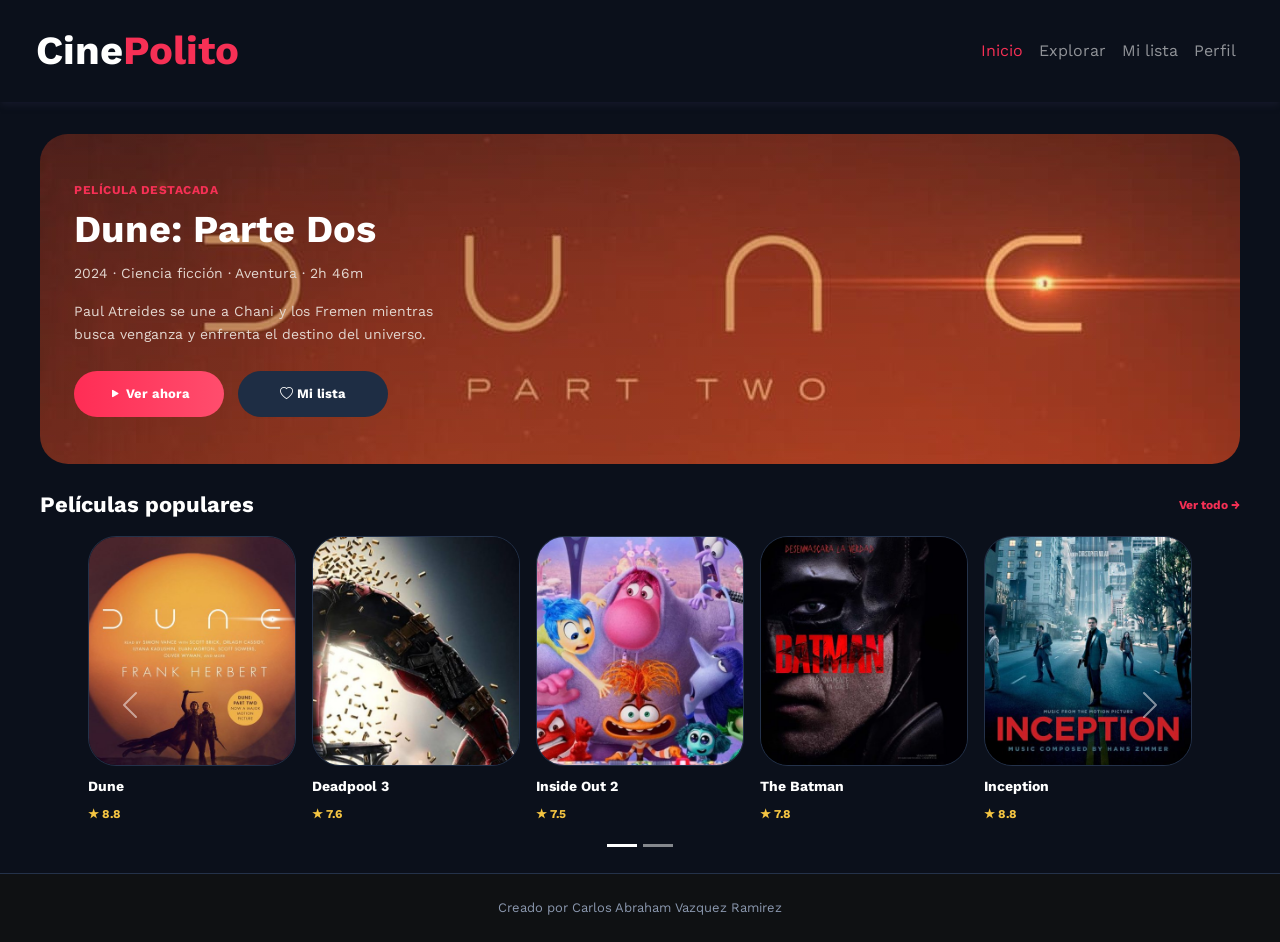
<file: index.html>
<!DOCTYPE html>
<html lang="es">
<head>
    <meta charset="UTF-8">
    <meta name="viewport" content="width=device-width, initial-scale=1.0">
    <title>CinePolito-Inicio</title>
    <link rel="preconnect" href="https://fonts.googleapis.com">
    <link rel="preconnect" href="https://fonts.gstatic.com" crossorigin>
    <link href="https://fonts.googleapis.com/css2?family=Work+Sans:wght@400;500;600;700;800&display=swap" rel="stylesheet">
    <link href="https://cdn.jsdelivr.net/npm/bootstrap@5.3.8/dist/css/bootstrap.min.css" rel="stylesheet" integrity="sha384-sRIl4kxILFvY47J16cr9ZwB07vP4J8+LH7qKQnuqkuIAvNWLzeN8tE5YBujZqJLB" crossorigin="anonymous">
    <link rel="stylesheet" href="https://cdn.jsdelivr.net/npm/bootstrap-icons@1.11.1/font/bootstrap-icons.css">
    <link rel="stylesheet" href="./css/estilo.css">
</head>
<body>
<nav class="navbar navbar-expand-lg navbar-dark px-4 py-3 sticky-top" data-bs-theme="dark" style="background-color: var(--color-fondo);">
  <div class="container-fluid">
    <a class="navbar-brand fw-bold fs-1" href="index.html">Cine<span class="polito fw-bold fs-1">Polito</span></a>
    <button class="navbar-toggler" type="button" data-bs-toggle="collapse" data-bs-target="#navbarNavAltMarkup" aria-controls="navbarNavAltMarkup" aria-expanded="false" aria-label="Toggle navigation">
      <span class="navbar-toggler-icon"></span>
    </button>
    <div class="collapse navbar-collapse" id="navbarNavAltMarkup">
      <div class="navbar-nav ms-auto">
        <a class="nav-link active" aria-current="page" href="index.html">Inicio</a>
        <a class="nav-link" href="indexUR1.html">Explorar</a>
        <a class="nav-link" href="favoritos.html">Mi lista</a>
        <a class="nav-link" href="06_perfil.html">Perfil</a>
      </div>
    </div>
  </div>
</nav>

    <main class="contenedor">
      <section class="hero">
        <span class="etiqueta">Película destacada</span>

        <h1>Dune: Parte Dos</h1>

        <p class="datos">2024 · Ciencia ficción · Aventura · 2h 46m</p>

        <p class="sinopsis">
          Paul Atreides se une a Chani y los Fremen mientras busca venganza y
          enfrenta el destino del universo.
        </p>

        <div class="botones">
          <a href="resenas.html" class="btn btn-rojo">
            <i class="bi bi-play-fill"></i> Ver ahora
          </a>
          <a href="favoritos.html" class="btn btn-oscuro">
            <i class="bi bi-heart"></i> Mi lista
          </a>
        </div>
      </section>

      <div class="encabezado-seccion">
        <h2>Películas populares</h2>
        <a href="indexUR1.html" class="ver-todo">Ver todo →</a>
      </div>

      <!-- CARRUSEL -->
      <div id="carouselPopulares" class="carousel slide pb-5">
        <div class="carousel-indicators">
          <button type="button" data-bs-target="#carouselPopulares" data-bs-slide-to="0" class="active" aria-current="true" aria-label="Slide 1"></button>
          <button type="button" data-bs-target="#carouselPopulares" data-bs-slide-to="1" aria-label="Slide 2"></button>
        </div>

        <div class="carousel-inner">
          <div class="carousel-item active">
            <div class="row row-cols-2 row-cols-md-3 row-cols-lg-5 g-3 px-5">
              <article class="col pelicula">
                <img src="images/dune.jpg" class="d-block w-100" alt="Dune" />
                <h3>Dune</h3>
                <span class="nota">★ 8.8</span>
              </article>
              <article class="col pelicula">
                <img src="images/deadpool.jpg" class="d-block w-100" alt="Deadpool 3" />
                <h3>Deadpool 3</h3>
                <span class="nota">★ 7.6</span>
              </article>
              <article class="col pelicula">
                <img src="images/inside-out.jpg" class="d-block w-100" alt="Inside Out 2" />
                <h3>Inside Out 2</h3>
                <span class="nota">★ 7.5</span>
              </article>
              <article class="col pelicula">
                <img src="images/batman.jpg" class="d-block w-100" alt="The Batman" />
                <h3>The Batman</h3>
                <span class="nota">★ 7.8</span>
              </article>
              <article class="col pelicula">
                <img src="images/inception.jpg" class="d-block w-100" alt="Inception" />
                <h3>Inception</h3>
                <span class="nota">★ 8.8</span>
              </article>
            </div>
          </div>

          <div class="carousel-item">
            <div class="row row-cols-2 row-cols-md-3 row-cols-lg-5 g-3 px-5">
              <article class="col pelicula">
                <img src="images/dune-parte-dos.jpg" class="d-block w-100" alt="Dune: Parte Dos" />
                <h3>Dune: Parte Dos</h3>
                <span class="nota">★ 8.8</span>
              </article>
              <article class="col pelicula">
                <img src="images/interstellar.jpg" class="d-block w-100" alt="Interstellar" />
                <h3>Interstellar</h3>
                <span class="nota">★ 8.6</span>
              </article>
            </div>
          </div>
        </div>

        <button class="carousel-control-prev" type="button" data-bs-target="#carouselPopulares" data-bs-slide="prev">
          <span class="carousel-control-prev-icon" aria-hidden="true"></span>
          <span class="visually-hidden">Previous</span>
        </button>

        <button class="carousel-control-next" type="button" data-bs-target="#carouselPopulares" data-bs-slide="next">
          <span class="carousel-control-next-icon" aria-hidden="true"></span>
          <span class="visually-hidden">Next</span>
        </button>
      </div>
    </main>

    <footer class="footer-creador">
      <p>Creado por Carlos Abraham Vazquez Ramirez</p>
    </footer>

    <script src="https://cdn.jsdelivr.net/npm/bootstrap@5.3.8/dist/js/bootstrap.bundle.min.js"></script>
</body>
</html>
</file>
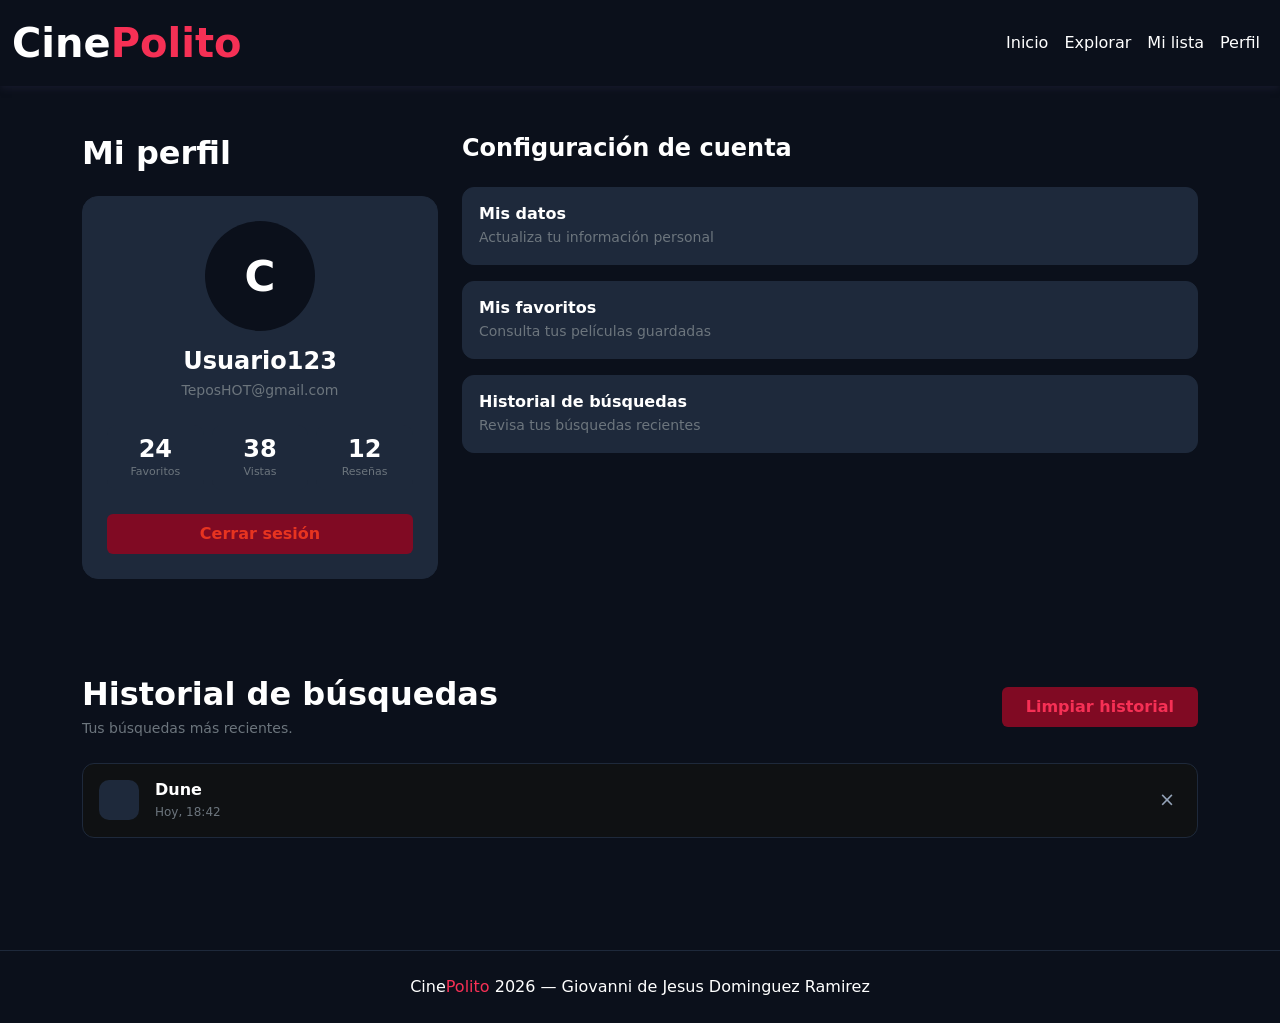
<file: 06_perfil.html>
<!DOCTYPE html>
<html lang="en">
<head>
    <meta charset="UTF-8">
    <meta name="viewport" content="width=device-width, initial-scale=1.0">
    <title>CinePolito-Perfil</title>
    <link href="https://cdn.jsdelivr.net/npm/bootstrap@5.3.8/dist/css/bootstrap.min.css" rel="stylesheet" integrity="sha384-sRIl4kxILFvY47J16cr9ZwB07vP4J8+LH7qKQnuqkuIAvNWLzeN8tE5YBujZqJLB" crossorigin="anonymous">
    <link rel="stylesheet" href="./css/estilo-giovanni.css">
    
</head>
<body>
<nav class="navbar navbar-expand-lg" data-bs-theme="dark" style="background-color: var(--color-fondo);">
  <div class="container-fluid">
    <a class="navbar-brand fw-bold fs-1" href="index.html">Cine<span class="polito fw-bold fs-1">Polito</span></a>
    <button class="navbar-toggler" type="button" data-bs-toggle="collapse" data-bs-target="#navbarNavAltMarkup" aria-controls="navbarNavAltMarkup" aria-expanded="false" aria-label="Toggle navigation">
      <span class="navbar-toggler-icon"></span>
    </button>
    <div class="collapse navbar-collapse" id="navbarNavAltMarkup">
      <div class="navbar-nav ms-auto">
        
        <a class="nav-link active" aria-current="page" href="index.html">Inicio</a>
        <a class="nav-link active" aria-current="page" href="indexUR1.html">Explorar</a>
        <a class="nav-link active" aria-current="page" href="favoritos.html">Mi lista</a>
        <a class="nav-link active" aria-current="page" href="06_perfil.html">Perfil</a>

      </div>
    </div>
  </div>
</nav>

  <div class="container py-5">
 <div class="row g-4">
        
  <div class="col-12 col-md-4">
  <h2 class="fw-bold mb-4">Mi perfil</h2>
   <div class="caja p-4 text-center">
    <div class="avatar mb-3">C</div>
    <h3 class="fw-bold fs-4 mb-1">Usuario123</h3>
      <p class="text-secondary small mb-4">TeposHOT@gmail.com</p>
       <div class="row g-2 mb-4">
         <div class="col-4">
          <div class="dato">
            <h4 class="fw-bold mb-0">24</h4>
             <span class="text-secondary small d-block" style="font-size: 11px;">Favoritos</span>
   </div>
  </div>
   <div class="col-4">
    <div class="dato">
      <h4 class="fw-bold mb-0">38</h4>
       <span class="text-secondary small d-block" style="font-size: 11px;">Vistas</span>
    </div>
 </div>
    <div class="col-4">
     <div class="dato">
      <h4 class="fw-bold mb-0">12</h4>
        <span class="text-secondary small d-block" style="font-size: 11px;">Reseñas</span>
   </div>
 </div>
   </div>

   <a href="login.html" class="btn salir w-100 py-2">Cerrar sesión</a>
    </div>
  </div>

 <div class="col-12 col-md-8">
   <h3 class="fw-bold mb-4 fs-4">Configuración de cuenta</h3>
  <div class="d-flex flex-column gap-3">
    <a href="actInformacion.html" class="item p-3 d-flex justify-content-between align-items-center">
  <div>
   <h5 class="fw-bold mb-1 fs-6">Mis datos</h5>
    <p class="text-secondary small mb-0">Actualiza tu información personal</p>
      </div>
  <i class="bi bi-chevron-right text-secondary"></i>
  </a>
  <a href="favoritos.html" class="item p-3 d-flex justify-content-between align-items-center">
    <div>
     <h5 class="fw-bold mb-1 fs-6">Mis favoritos</h5>
      <p class="text-secondary small mb-0">Consulta tus películas guardadas</p>
 </div>
   <i class="bi bi-chevron-right text-secondary"></i>
  </a>
   <a href="08_Historial.html" class="item p-3 d-flex justify-content-between align-items-center">
   <div>
    <h5 class="fw-bold mb-1 fs-6">Historial de búsquedas</h5>
     <p class="text-secondary small mb-0">Revisa tus búsquedas recientes</p>
  </div>
  <i class="bi bi-chevron-right text-secondary"></i>
  </a>

   </div>
 </div>

  </div>
</div>
<div class="container py-5">
    <div class="d-flex justify-content-between align-items-center mb-4">
        <div>
            <h2 class="fw-bold mb-1">Historial de búsquedas</h2>
            <p class="text-secondary small mb-0">Tus búsquedas más recientes.</p>
        </div>
        <button class="btn btn-limpiar px-4 py-2">Limpiar historial</button>
    </div>

    <div class="d-flex flex-column gap-3">
        <div class="historial p-3 d-flex justify-content-between align-items-center">
            <div class="d-flex align-items-center gap-3">
                <div class="icono">
                    <i class="bi bi-search text-secondary"></i>
                </div>
                <div>
                    <h5 class="fw-bold mb-1 fs-6">Dune</h5>
                    <p class="text-secondary small mb-0" style="font-size: 12px;">Hoy, 18:42</p>
                </div>
            </div>
            <button class="cerrar">&times;</button>
        </div>
    </div>
</div>
    











<footer class="cine-footer">
      <div class="container">
        <p class="mb-0">Cine<span style="color: var(--color-boton-hover);">Polito</span> 2026 — Giovanni de Jesus Dominguez Ramirez</p>
      </div>
    </footer>
    <script src="https://cdn.jsdelivr.net/npm/bootstrap@5.3.8/dist/js/bootstrap.bundle.min.js" integrity="sha384-FKyoEForCGlyvwx9Hj09JcYn3nv7wiPVlz7YYwJrWVcXK/BmnVDxM+D2scQbITxI" crossorigin="anonymous"></script>
</body>
</html>
</file>
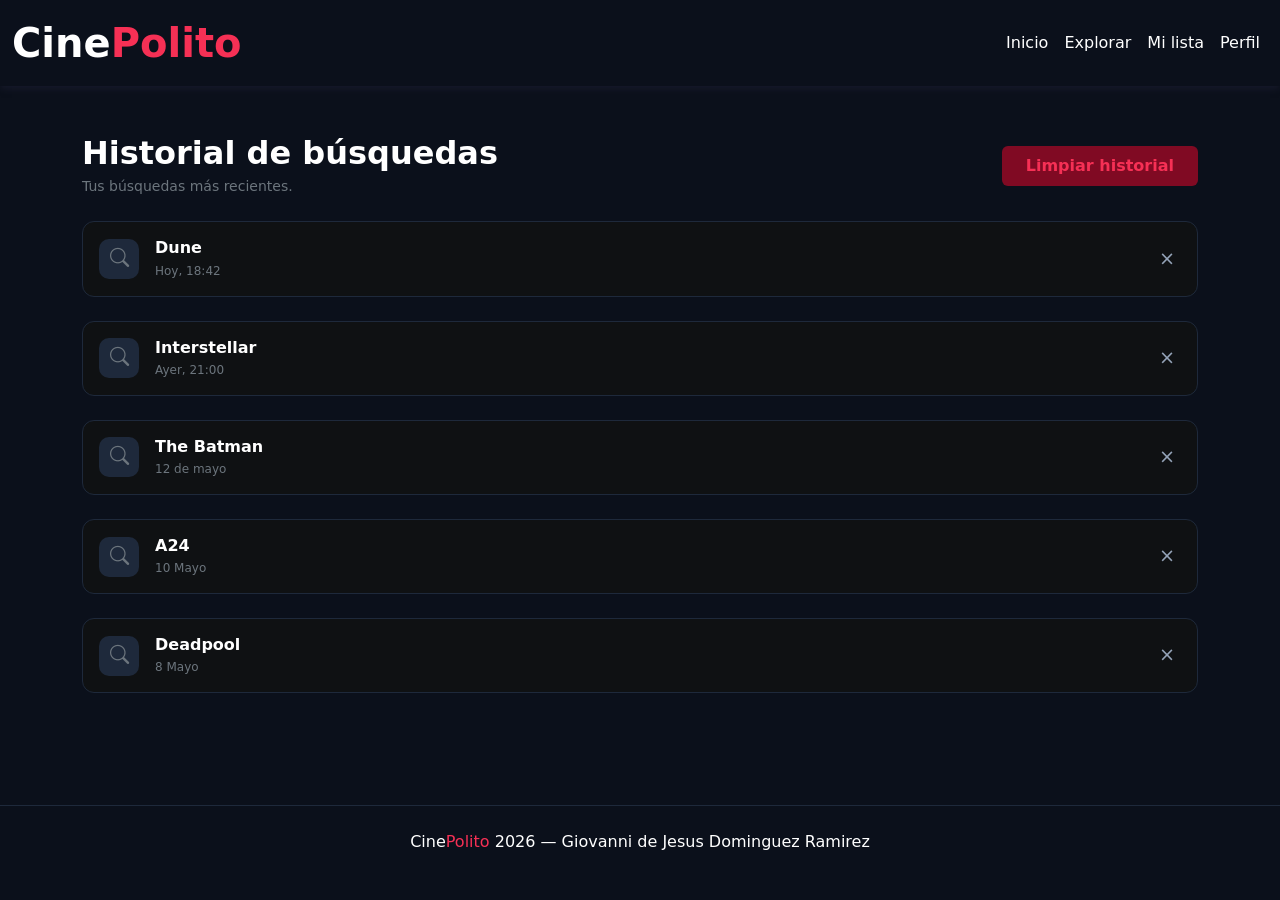
<file: 08_Historial.html>
<!DOCTYPE html>
<html lang="en">
<head>
    <meta charset="UTF-8">
    <meta name="viewport" content="width=device-width, initial-scale=1.0">
    <title>CinePolito-Historial</title>
    <link rel="stylesheet" href="https://cdn.jsdelivr.net/npm/bootstrap-icons@1.11.3/font/bootstrap-icons.min.css">
    <link href="https://cdn.jsdelivr.net/npm/bootstrap@5.3.8/dist/css/bootstrap.min.css" rel="stylesheet" integrity="sha384-sRIl4kxILFvY47J16cr9ZwB07vP4J8+LH7qKQnuqkuIAvNWLzeN8tE5YBujZqJLB" crossorigin="anonymous">
    <link rel="stylesheet" href="./css/estilo-giovanni.css">
    
</head>
<body>
<nav class="navbar navbar-expand-lg" data-bs-theme="dark" style="background-color: var(--color-fondo);">
  <div class="container-fluid">
    <a class="navbar-brand fw-bold fs-1" href="index.html">Cine<span class="polito fw-bold fs-1">Polito</span></a>
    <button class="navbar-toggler" type="button" data-bs-toggle="collapse" data-bs-target="#navbarNavAltMarkup" aria-controls="navbarNavAltMarkup" aria-expanded="false" aria-label="Toggle navigation">
      <span class="navbar-toggler-icon"></span>
    </button>
    <div class="collapse navbar-collapse" id="navbarNavAltMarkup">
      <div class="navbar-nav ms-auto">
        
        <a class="nav-link active" aria-current="page" href="index.html">Inicio</a>
        <a class="nav-link active" aria-current="page" href="indexUR1.html">Explorar</a>
        <a class="nav-link active" aria-current="page" href="favoritos.html">Mi lista</a>
        <a class="nav-link active" aria-current="page" href="06_perfil.html">Perfil</a>

      </div>
    </div>
  </div>
</nav>
<div class="container py-5">
    <div class="d-flex justify-content-between align-items-center mb-4">
        <div>
            <h2 class="fw-bold mb-1">Historial de búsquedas</h2>
            <p class="text-secondary small mb-0">Tus búsquedas más recientes.</p>
        </div>
        <button class="btn btn-limpiar px-4 py-2">Limpiar historial</button>
    </div>

    <div class="d-flex flex-column gap-3">
        <div class="historial p-3 d-flex justify-content-between align-items-center">
            <div class="d-flex align-items-center gap-3">
                <div class="icono">
                    <i class="bi bi-search text-secondary"></i>
                </div>
                <div>
                    <h5 class="fw-bold mb-1 fs-6">Dune</h5>
                    <p class="text-secondary small mb-0" style="font-size: 12px;">Hoy, 18:42</p>
                </div>
            </div>
            <button class="cerrar">&times;</button>
        </div>
    </div>
    <br>
     <div class="d-flex flex-column gap-3">
        <div class="historial p-3 d-flex justify-content-between align-items-center">
            <div class="d-flex align-items-center gap-3">
                <div class="icono">
                    <i class="bi bi-search text-secondary"></i>
                </div>
                <div>
                    <h5 class="fw-bold mb-1 fs-6">Interstellar</h5>
                    <p class="text-secondary small mb-0" style="font-size: 12px;">Ayer, 21:00</p>
                </div>
            </div>
            <button class="cerrar">&times;</button>
        </div>
    </div>
    <br>
     <div class="d-flex flex-column gap-3">
        <div class="historial p-3 d-flex justify-content-between align-items-center">
            <div class="d-flex align-items-center gap-3">
                <div class="icono">
                    <i class="bi bi-search text-secondary"></i>
                </div>
                <div>
                    <h5 class="fw-bold mb-1 fs-6">The Batman</h5>
                    <p class="text-secondary small mb-0" style="font-size: 12px;">12 de mayo</p>
                </div>
            </div>
            <button class="cerrar">&times;</button>
        </div>
    </div>
    <br>
     <div class="d-flex flex-column gap-3">
        <div class="historial p-3 d-flex justify-content-between align-items-center">
            <div class="d-flex align-items-center gap-3">
                <div class="icono">
                    <i class="bi bi-search text-secondary"></i>
                </div>
                <div>
                    <h5 class="fw-bold mb-1 fs-6">A24</h5>
                    <p class="text-secondary small mb-0" style="font-size: 12px;">10 Mayo</p>
                </div>
            </div>
            <button class="cerrar">&times;</button>
        </div>
    </div>
    <br>
     <div class="d-flex flex-column gap-3">
        <div class="historial p-3 d-flex justify-content-between align-items-center">
            <div class="d-flex align-items-center gap-3">
                <div class="icono">
                    <i class="bi bi-search text-secondary"></i>
                </div>
                <div>
                    <h5 class="fw-bold mb-1 fs-6">Deadpool</h5>
                    <p class="text-secondary small mb-0" style="font-size: 12px;">8 Mayo</p>
                </div>
            </div>
            <button class="cerrar">&times;</button>
        </div>
    </div>

</div>
    











<footer class="cine-footer">
      <div class="container">
        <p class="mb-0">Cine<span style="color: var(--color-boton-hover);">Polito</span> 2026 — Giovanni de Jesus Dominguez Ramirez</p>
      </div>
    </footer>
    <script src="https://cdn.jsdelivr.net/npm/bootstrap@5.3.8/dist/js/bootstrap.bundle.min.js" integrity="sha384-FKyoEForCGlyvwx9Hj09JcYn3nv7wiPVlz7YYwJrWVcXK/BmnVDxM+D2scQbITxI" crossorigin="anonymous"></script>
</body>
</html>
</file>
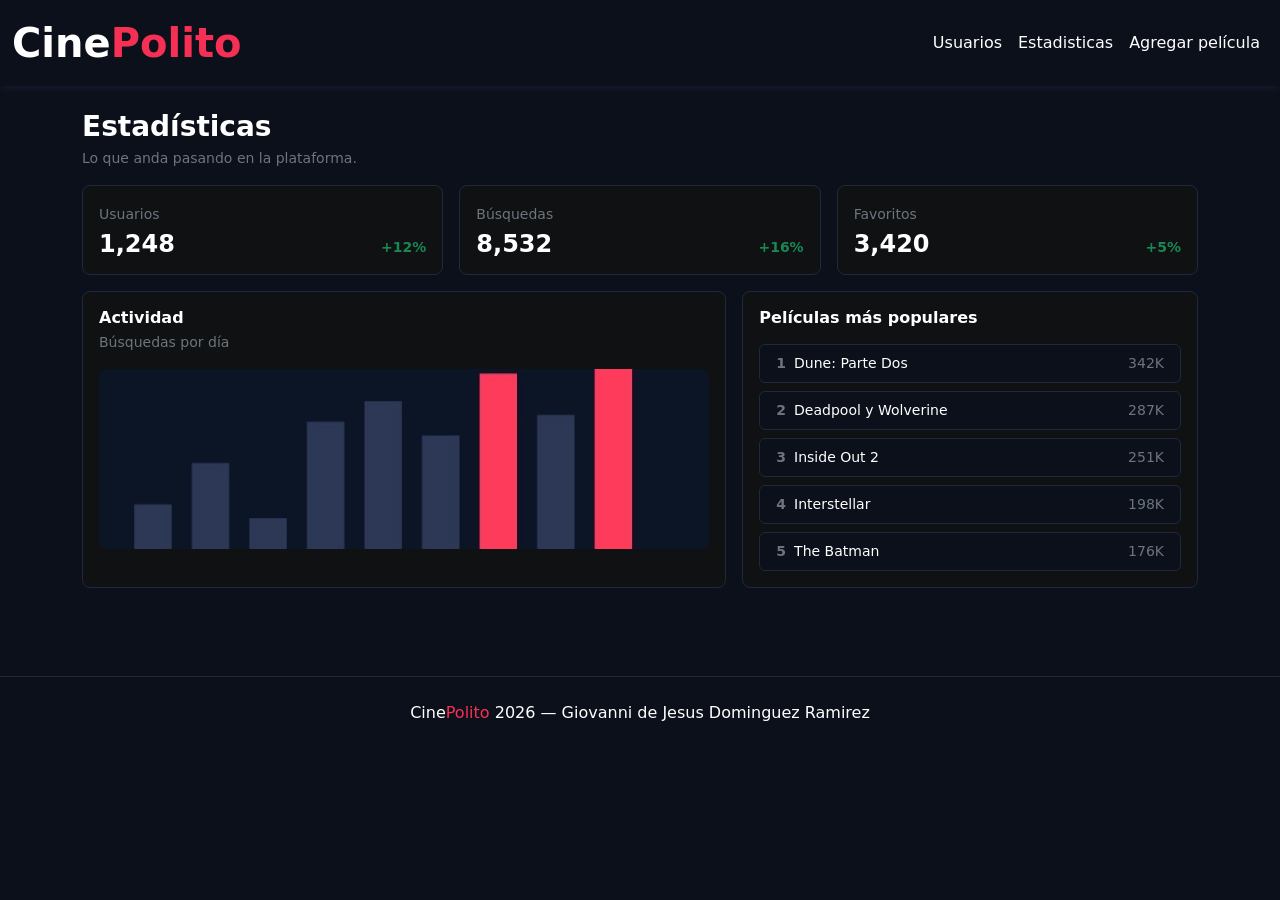
<file: 10_Estadisticas.html>
<!DOCTYPE html>
<html lang="en">
<head>
    <meta charset="UTF-8">
    <meta name="viewport" content="width=device-width, initial-scale=1.0">
    <title>CinePolito-Estadisticas</title>
    <link href="https://cdn.jsdelivr.net/npm/bootstrap@5.3.8/dist/css/bootstrap.min.css" rel="stylesheet" integrity="sha384-sRIl4kxILFvY47J16cr9ZwB07vP4J8+LH7qKQnuqkuIAvNWLzeN8tE5YBujZqJLB" crossorigin="anonymous">
    <link rel="stylesheet" href="./css/estilo-giovanni.css">
    
</head>
<body>
<nav class="navbar navbar-expand-lg" data-bs-theme="dark" style="background-color: var(--color-fondo);">
  <div class="container-fluid">
    <a class="navbar-brand fw-bold fs-1" href="indexA1.html">Cine<span class="polito fw-bold fs-1">Polito</span></a>
    <button class="navbar-toggler" type="button" data-bs-toggle="collapse" data-bs-target="#navbarNavAltMarkup" aria-controls="navbarNavAltMarkup" aria-expanded="false" aria-label="Toggle navigation">
      <span class="navbar-toggler-icon"></span>
    </button>
    <div class="collapse navbar-collapse" id="navbarNavAltMarkup">
      <div class="navbar-nav ms-auto">
        
        <a class="nav-link active" aria-current="page" href="indexA1.html">Usuarios</a>
        <a class="nav-link active" aria-current="page" href="10_Estadisticas.html">Estadisticas</a>
        <a class="nav-link active" aria-current="page" href="11_AgregarPelicula.html">Agregar película</a>
      
      </div>
    </div>
  </div>
</nav>
<div class="container py-4">
    <div class="mb-3">
        <h3 class="fw-bold mb-1">Estadísticas</h3>
        <p class="text-secondary small mb-0">Lo que anda pasando en la plataforma.</p>
    </div>

    <div class="row g-3 mb-3">
        <div class="col-12 col-md-4">
            <div class="card-stats p-3">
                <span class="text-secondary small">Usuarios</span>
                <div class="d-flex justify-content-between align-items-baseline mt-1">
                    <h4 class="fw-bold mb-0">1,248</h4>
                    <span class="text-success small fw-bold">+12%</span>
                </div>
            </div>
        </div>
        <div class="col-12 col-md-4">
            <div class="card-stats p-3">
                <span class="text-secondary small">Búsquedas</span>
                <div class="d-flex justify-content-between align-items-baseline mt-1">
                    <h4 class="fw-bold mb-0">8,532</h4>
                    <span class="text-success small fw-bold">+16%</span>
                </div>
            </div>
        </div>
        <div class="col-12 col-md-4">
            <div class="card-stats p-3">
                <span class="text-secondary small">Favoritos</span>
                <div class="d-flex justify-content-between align-items-baseline mt-1">
                    <h4 class="fw-bold mb-0">3,420</h4>
                    <span class="text-success small fw-bold">+5%</span>
                </div>
            </div>
        </div>
    </div>

    <div class="row g-3">
        <div class="col-12 col-md-7">
            <div class="card-stats p-3 h-100">
                <h6 class="fw-bold mb-1">Actividad</h6>
                <p class="text-secondary small mb-3">Búsquedas por día</p>
                
                <div class="caja-stats caja-grafica p-0">
                    <img src="./images/Grafica.jpg" alt="Gráfica de actividad" class="foto">
                </div>
            </div>
        </div>
        <div class="col-12 col-md-5">
            <div class="card-stats p-3">
                <h6 class="fw-bold mb-3">Películas más populares</h6>
                <div class="d-flex flex-column gap-2">
                    <div class="item item-stats p-2 px-3 d-flex justify-content-between align-items-center">
                        <div class="d-flex align-items-center gap-2">
                            <span class="text-secondary small fw-bold">1</span>
                            <span class="small">Dune: Parte Dos</span>
                        </div>
                        <span class="text-secondary small">342K</span>
                    </div>
                    <div class="item item-stats p-2 px-3 d-flex justify-content-between align-items-center">
                        <div class="d-flex align-items-center gap-2">
                            <span class="text-secondary small fw-bold">2</span>
                            <span class="small">Deadpool y Wolverine</span>
                        </div>
                        <span class="text-secondary small">287K</span>
                    </div>
                    <div class="item item-stats p-2 px-3 d-flex justify-content-between align-items-center">
                        <div class="d-flex align-items-center gap-2">
                            <span class="text-secondary small fw-bold">3</span>
                            <span class="small">Inside Out 2</span>
                        </div>
                        <span class="text-secondary small">251K</span>
                    </div>
                    <div class="item item-stats p-2 px-3 d-flex justify-content-between align-items-center">
                        <div class="d-flex align-items-center gap-2">
                            <span class="text-secondary small fw-bold">4</span>
                            <span class="small">Interstellar</span>
                        </div>
                        <span class="text-secondary small">198K</span>
                    </div>
                    <div class="item item-stats p-2 px-3 d-flex justify-content-between align-items-center">
                        <div class="d-flex align-items-center gap-2">
                            <span class="text-secondary small fw-bold">5</span>
                            <span class="small">The Batman</span>
                        </div>
                        <span class="text-secondary small">176K</span>
                    </div>
                </div>
            </div>
        </div>
    </div>
</div>



<footer class="cine-footer">
      <div class="container">
        <p class="mb-0">Cine<span style="color: var(--color-boton-hover);">Polito</span> 2026 — Giovanni de Jesus Dominguez Ramirez</p>
      </div>
    </footer>
    <script src="https://cdn.jsdelivr.net/npm/bootstrap@5.3.8/dist/js/bootstrap.bundle.min.js" integrity="sha384-FKyoEForCGlyvwx9Hj09JcYn3nv7wiPVlz7YYwJrWVcXK/BmnVDxM+D2scQbITxI" crossorigin="anonymous"></script>
</body>
</html>
</file>
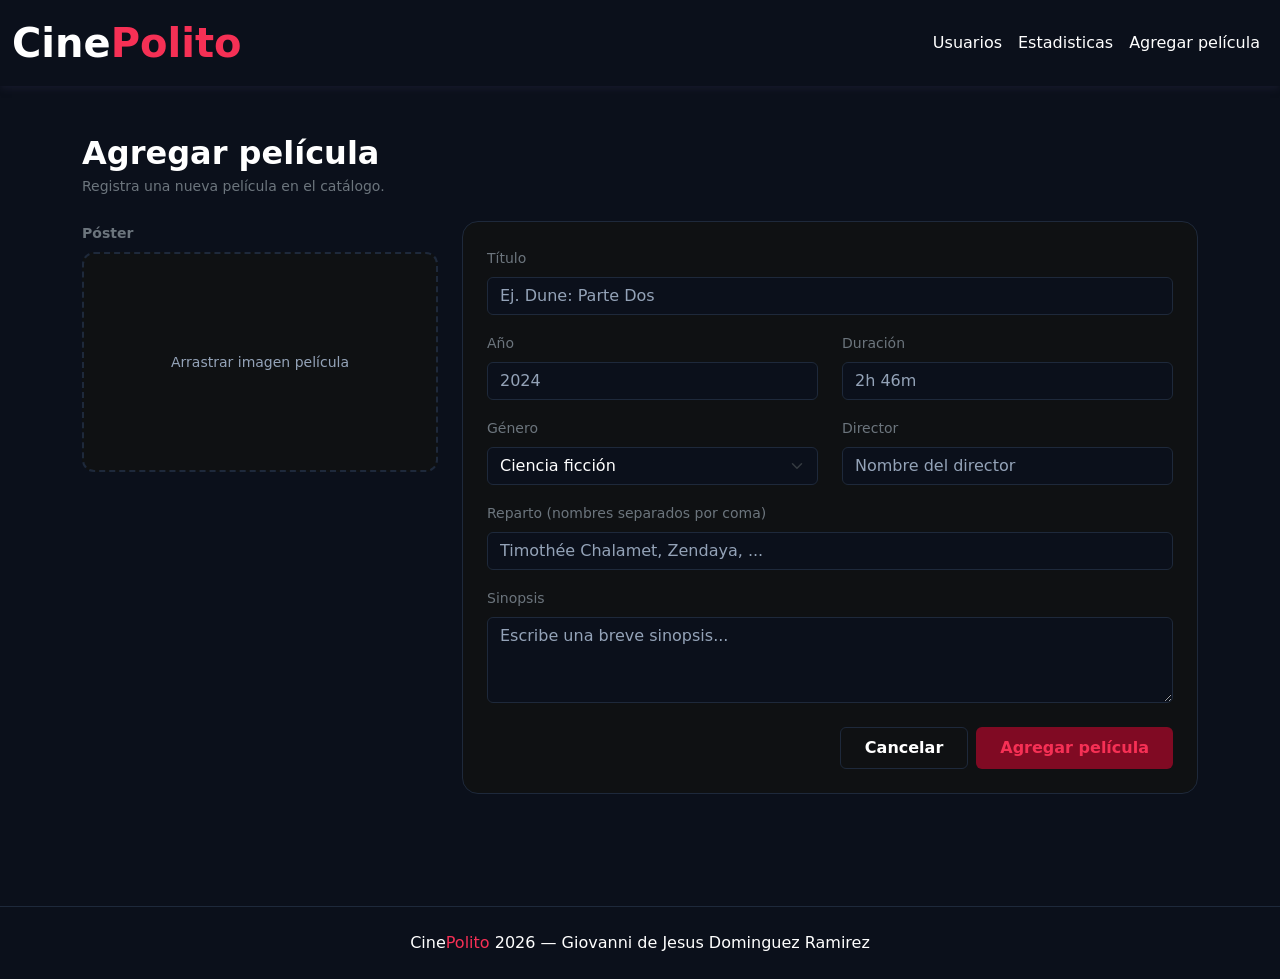
<file: 11_AgregarPelicula.html>
<!DOCTYPE html>
<html lang="en">
<head>
    <meta charset="UTF-8">
    <meta name="viewport" content="width=device-width, initial-scale=1.0">
    <title>CinePolito-Agregar película</title>
    <link href="https://cdn.jsdelivr.net/npm/bootstrap@5.3.8/dist/css/bootstrap.min.css" rel="stylesheet" integrity="sha384-sRIl4kxILFvY47J16cr9ZwB07vP4J8+LH7qKQnuqkuIAvNWLzeN8tE5YBujZqJLB" crossorigin="anonymous">
    <link rel="stylesheet" href="./css/estilo-giovanni.css">
    
</head>
<body>
<nav class="navbar navbar-expand-lg" data-bs-theme="dark" style="background-color: var(--color-fondo);">
  <div class="container-fluid">
    <a class="navbar-brand fw-bold fs-1" href="indexA1.html">Cine<span class="polito fw-bold fs-1">Polito</span></a>
    <button class="navbar-toggler" type="button" data-bs-toggle="collapse" data-bs-target="#navbarNavAltMarkup" aria-controls="navbarNavAltMarkup" aria-expanded="false" aria-label="Toggle navigation">
      <span class="navbar-toggler-icon"></span>
    </button>
    <div class="collapse navbar-collapse" id="navbarNavAltMarkup">
      <div class="navbar-nav ms-auto">
        
        <a class="nav-link active" aria-current="page" href="indexA1.html">Usuarios</a>
        <a class="nav-link active" aria-current="page" href="10_Estadisticas.html">Estadisticas</a>
        <a class="nav-link active" aria-current="page" href="11_AgregarPelicula.html">Agregar película</a>
      

      </div>
    </div>
  </div>
</nav>
<div class="container py-5">
    <div class="mb-4">
        <h2 class="fw-bold mb-1">Agregar película</h2>
        <p class="text-secondary small mb-0">Registra una nueva película en el catálogo.</p>
    </div>
    <div class="row g-4">
        <div class="col-12 col-md-4">
            <label class="form-label text-secondary small fw-bold">Póster</label>
            <div class="caja-imagen p-4">
                <span class="small">Arrastrar imagen película</span>
            </div>
        </div>
        <div class="col-12 col-md-8">
            <div class="card-form p-4">
                <div class="mb-3">
                    <label class="form-label small text-secondary">Título</label>
                    <input type="text" class="form-control campo" placeholder="Ej. Dune: Parte Dos">
                </div>
                <div class="row mb-3">
                    <div class="col-6">
                        <label class="form-label small text-secondary">Año</label>
                        <input type="text" class="form-control campo" placeholder="2024">
                    </div>
                    <div class="col-6">
                        <label class="form-label small text-secondary">Duración</label>
                        <input type="text" class="form-control campo" placeholder="2h 46m">
                    </div>
                </div>
                <div class="row mb-3">
                    <div class="col-6">
                        <label class="form-label small text-secondary">Género</label>
                        <select class="form-select campo">
                            <option selected>Ciencia ficción</option>
                        </select>
                    </div>
                    <div class="col-6">
                        <label class="form-label small text-secondary">Director</label>
                        <input type="text" class="form-control campo" placeholder="Nombre del director">
                    </div>
                </div>
                <div class="mb-3">
                    <label class="form-label small text-secondary">Reparto (nombres separados por coma)</label>
                    <input type="text" class="form-control campo" placeholder="Timothée Chalamet, Zendaya, ...">
                </div>
                <div class="mb-4">
                    <label class="form-label small text-secondary">Sinopsis</label>
                    <textarea class="form-control campo" rows="3" placeholder="Escribe una breve sinopsis..."></textarea>
                </div>
                <div class="d-flex justify-content-end gap-2">
                    <button class="btn btn-regresar px-4 py-2">Cancelar</button>
                    <button class="btn btn-enviar px-4 py-2">Agregar película</button>
                </div>
            </div>
        </div>
    </div>
</div>
    











<footer class="cine-footer">
      <div class="container">
        <p class="mb-0">Cine<span style="color: var(--color-boton-hover);">Polito</span> 2026 — Giovanni de Jesus Dominguez Ramirez</p>
      </div>
    </footer>
    <script src="https://cdn.jsdelivr.net/npm/bootstrap@5.3.8/dist/js/bootstrap.bundle.min.js" integrity="sha384-FKyoEForCGlyvwx9Hj09JcYn3nv7wiPVlz7YYwJrWVcXK/BmnVDxM+D2scQbITxI" crossorigin="anonymous"></script>
</body>
</html>
</file>
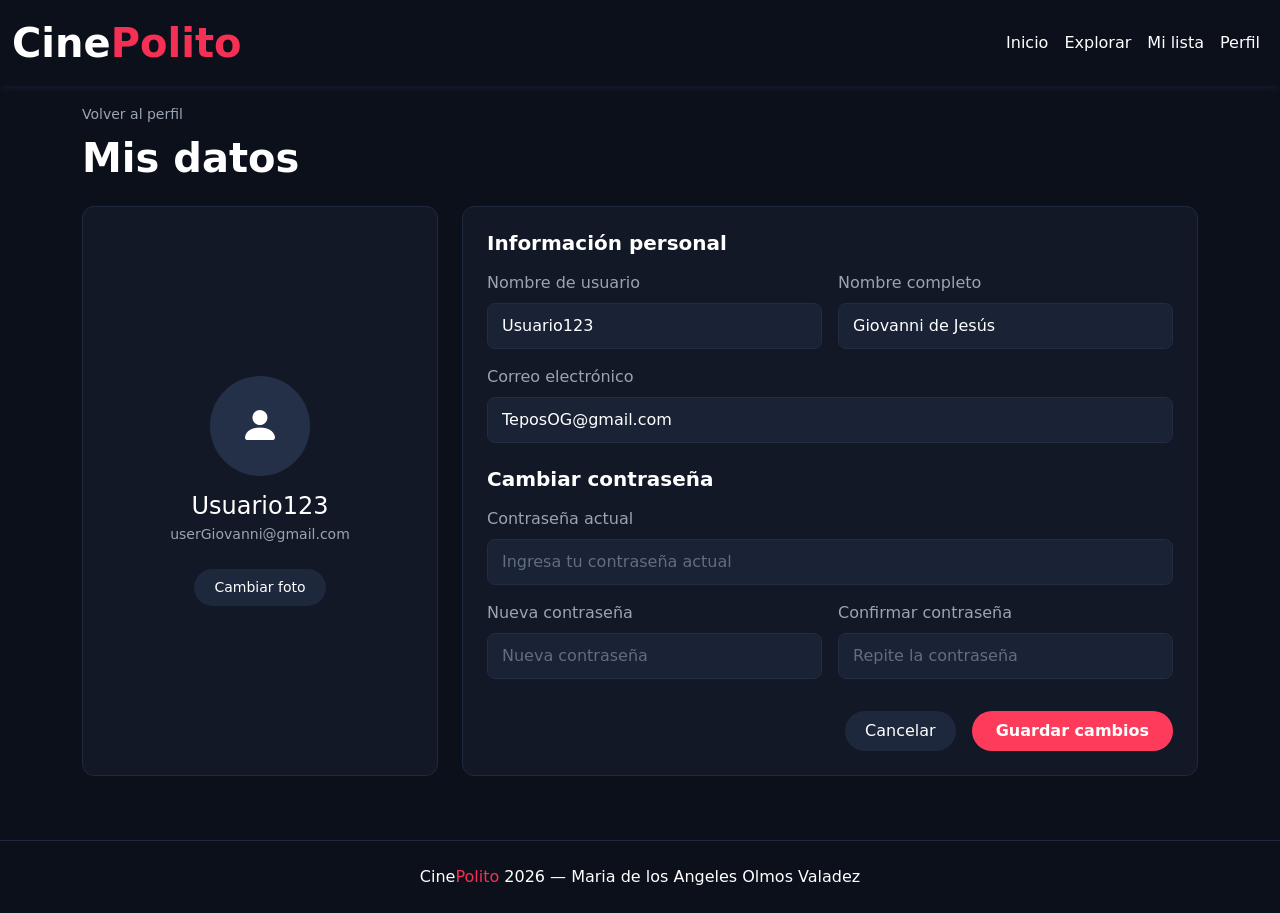
<file: actInformacion.html>
<!DOCTYPE html>
<html lang="en">
<head>
    <meta charset="UTF-8">
    <meta name="viewport" content="width=device-width, initial-scale=1.0">
    <title>CinePolito-Mis datos</title>
    <link href="https://cdn.jsdelivr.net/npm/bootstrap@5.3.8/dist/css/bootstrap.min.css" rel="stylesheet" integrity="sha384-sRIl4kxILFvY47J16cr9ZwB07vP4J8+LH7qKQnuqkuIAvNWLzeN8tE5YBujZqJLB" crossorigin="anonymous">
    <link rel="stylesheet" href="https://cdn.jsdelivr.net/npm/bootstrap-icons@1.11.3/font/bootstrap-icons.min.css">
    <link rel="stylesheet" href="./css/estilo-angie.css">
    
</head>
<body>
<nav class="navbar navbar-expand-lg" data-bs-theme="dark" style="background-color: var(--color-fondo);">
  <div class="container-fluid">
    <a class="navbar-brand fw-bold fs-1" href="index.html">Cine<span class="polito fw-bold fs-1">Polito</span></a>
    <button class="navbar-toggler" type="button" data-bs-toggle="collapse" data-bs-target="#navbarNavAltMarkup" aria-controls="navbarNavAltMarkup" aria-expanded="false" aria-label="Toggle navigation">
      <span class="navbar-toggler-icon"></span>
    </button>
    <div class="collapse navbar-collapse" id="navbarNavAltMarkup">
      <div class="navbar-nav ms-auto">
        
        <a class="nav-link active" aria-current="page" href="index.html">Inicio</a>
        <a class="nav-link active" aria-current="page" href="indexUR1.html">Explorar</a>
        <a class="nav-link active" aria-current="page" href="favoritos.html">Mi lista</a>
        <a class="nav-link active" aria-current="page" href="06_perfil.html">Perfil</a>

      </div>
    </div>
  </div>
</nav>

<main class="container my-3">
  <div class="mb-4">
    <a href="06_perfil.html" class="enlace-volver">Volver al perfil</a>
    <h1 class="titulo-form mt-2" >Mis datos</h1>
  </div>

  <div class="row g-4">

    <div class="col-12 col-md-4">
      <div class="tarjeta-perfil text-center d-flex flex-column align-items-center justify-content-center h-100">
        <div class="circulo-imagen"><i class="bi bi-person-fill"></i></div>
        <h4 class="titulo-secunadrio mb-1">Usuario123</h4>
        <p class="info-secundaria small mb-4">userGiovanni@gmail.com</p>
        <button type="button" class="btn btn-gris btn-sm">Cambiar foto</button>
      </div>
    </div>

  <div class="col-12 col-md-8">
    <div class="tarjeta-perfil">
      <form action="06_perfil.html">
        <h5 class="titulo-form  mb-3">Información personal</h5>

          <div class="row g-3 mb-4">
              <div class="col-12 col-md-6">
                <label class="form-label etiquetas">Nombre de usuario</label>
                <input type="text" class="form-control entrada-datos" value="Usuario123">
              </div>
              
              <div class="col-12 col-md-6">
                <label class="form-label etiquetas">Nombre completo</label>
                <input type="text" class="form-control entrada-datos" value="Giovanni de Jesús">
              </div>

              <div class="col-12">
                <label class="form-label etiquetas">Correo electrónico</label>
                <input type="email" class="form-control entrada-datos" value="TeposOG@gmail.com">
              </div>
            </div>

            <h5 class="titulo-form mb-3">Cambiar contraseña</h5>

            <div class="row g-3 mb-4">
              <div class="col-12">
                <label class="form-label etiquetas">Contraseña actual</label>
                <input type="password" class="form-control entrada-datos" placeholder="Ingresa tu contraseña actual">
              </div>

              <div class="col-12 col-md-6">
                <label class="form-label etiquetas">Nueva contraseña</label>
                <input type="password" class="form-control entrada-datos" placeholder="Nueva contraseña">
              </div>

              <div class="col-12 col-md-6">
                <label class="form-label etiquetas">Confirmar contraseña</label>
                <input type="password" class="form-control entrada-datos" placeholder="Repite la contraseña">
              </div>
            </div>

            <div class="d-flex justify-content-end gap-3 pt-2">
              <a href="06_perfil.html" class="btn btn-gris">Cancelar</a>
              <button type="submit" class="btn btn-rosa">Guardar cambios</button>
            </div>

      </form>
    </div>
  </div>
  </div>

</main>
    <script src="https://cdn.jsdelivr.net/npm/bootstrap@5.3.8/dist/js/bootstrap.bundle.min.js" integrity="sha384-FKyoEForCGlyvwx9Hj09JcYn3nv7wiPVlz7YYwJrWVcXK/BmnVDxM+D2scQbITxI" crossorigin="anonymous"></script>

  <footer class="cine-footer">
      <div class="container">
        <p class="mb-0">Cine<span style="color: var(--color-boton-hover);">Polito</span> 2026 — Maria de los Angeles Olmos Valadez</p>
      </div>
    </footer>
  </body>
</html>
</file>
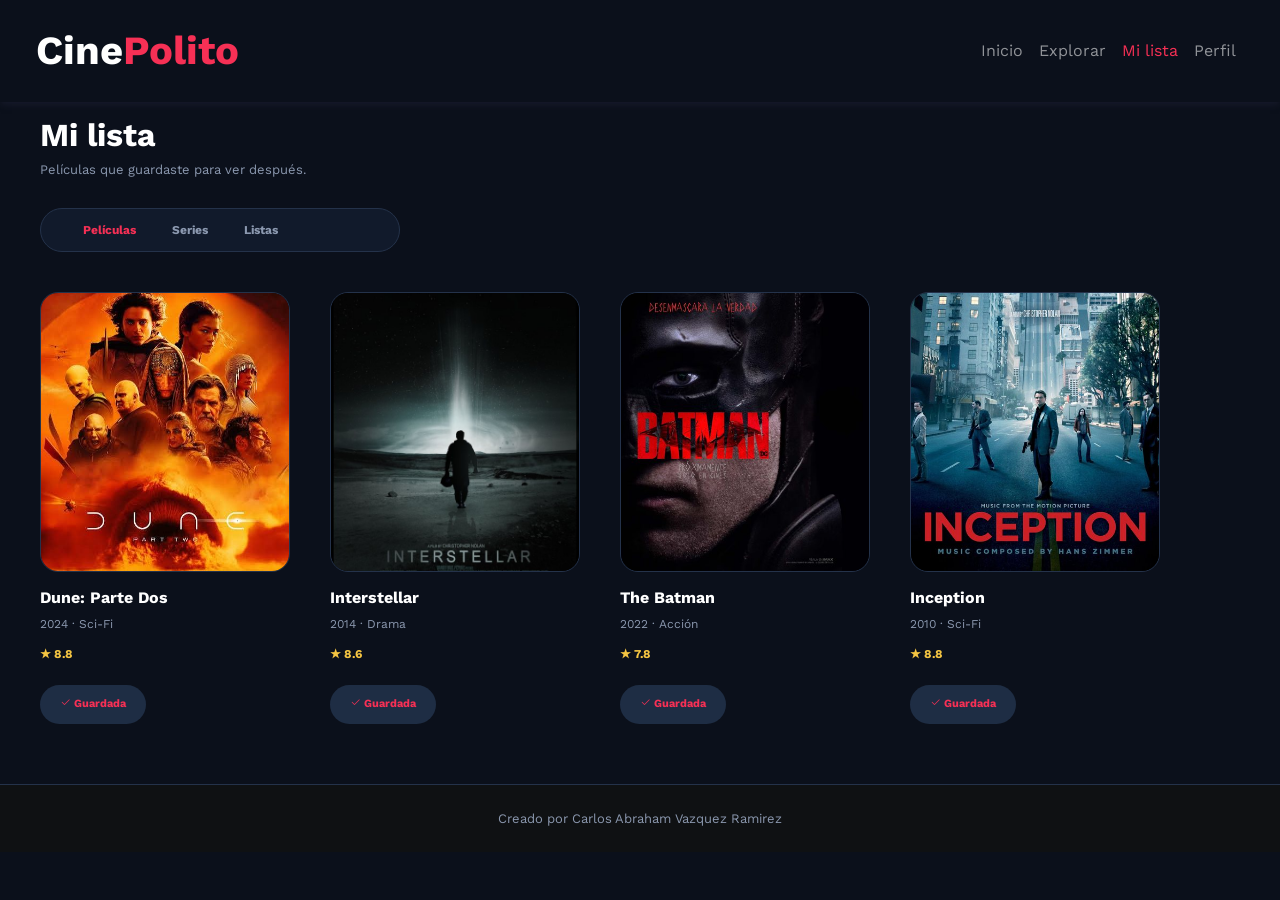
<file: favoritos.html>
<!DOCTYPE html>
<html lang="es">
<head>
    <meta charset="UTF-8">
    <meta name="viewport" content="width=device-width, initial-scale=1.0">
    <title>CinePolito-Mi lista</title>
    <link rel="preconnect" href="https://fonts.googleapis.com">
    <link rel="preconnect" href="https://fonts.gstatic.com" crossorigin>
    <link href="https://fonts.googleapis.com/css2?family=Work+Sans:wght@400;500;600;700;800&display=swap" rel="stylesheet">
    <link href="https://cdn.jsdelivr.net/npm/bootstrap@5.3.8/dist/css/bootstrap.min.css" rel="stylesheet" integrity="sha384-sRIl4kxILFvY47J16cr9ZwB07vP4J8+LH7qKQnuqkuIAvNWLzeN8tE5YBujZqJLB" crossorigin="anonymous">
    <link rel="stylesheet" href="https://cdn.jsdelivr.net/npm/bootstrap-icons@1.11.1/font/bootstrap-icons.css">
    <link rel="stylesheet" href="./css/estilo.css">
</head>
<body>
<nav class="navbar navbar-expand-lg navbar-dark px-4 py-3 sticky-top" data-bs-theme="dark" style="background-color: var(--color-fondo);">
  <div class="container-fluid">
    <a class="navbar-brand fw-bold fs-1" href="index.html">Cine<span class="polito fw-bold fs-1">Polito</span></a>
    <button class="navbar-toggler" type="button" data-bs-toggle="collapse" data-bs-target="#navbarNavAltMarkup" aria-controls="navbarNavAltMarkup" aria-expanded="false" aria-label="Toggle navigation">
      <span class="navbar-toggler-icon"></span>
    </button>
    <div class="collapse navbar-collapse" id="navbarNavAltMarkup">
      <div class="navbar-nav ms-auto">
        <a class="nav-link" href="index.html">Inicio</a>
        <a class="nav-link" href="indexUR1.html">Explorar</a>
        <a class="nav-link active" aria-current="page" href="favoritos.html">Mi lista</a>
        <a class="nav-link" href="06_perfil.html">Perfil</a>
      </div>
    </div>
  </div>
</nav>

    <main class="contenedor">
      <section class="titulo-pagina">
        <h1>Mi lista</h1>
        <p>Películas que guardaste para ver después.</p>
      </section>

      <div class="pestanas">
        <a href="#" class="activo">Películas</a>
        <a href="#">Series</a>
        <a href="#">Listas</a>
      </div>

      <section class="lista-peliculas">
        <article class="guardada">
          <img src="images/dune-parte-dos.jpg" alt="Dune: Parte Dos" />
          <h3>Dune: Parte Dos</h3>
          <p class="genero">2024 · Sci-Fi</p>
          <span class="nota">★ 8.8</span><br />
          <a href="#" class="btn-guardada"><i class="bi bi-check2"></i> Guardada</a>
        </article>

        <article class="guardada">
          <img src="images/interstellar.jpg" alt="Interstellar" />
          <h3>Interstellar</h3>
          <p class="genero">2014 · Drama</p>
          <span class="nota">★ 8.6</span><br />
          <a href="#" class="btn-guardada"><i class="bi bi-check2"></i> Guardada</a>
        </article>

        <article class="guardada">
          <img src="images/batman.jpg" alt="The Batman" />
          <h3>The Batman</h3>
          <p class="genero">2022 · Acción</p>
          <span class="nota">★ 7.8</span><br />
          <a href="#" class="btn-guardada"><i class="bi bi-check2"></i> Guardada</a>
        </article>

        <article class="guardada">
          <img src="images/inception.jpg" alt="Inception" />
          <h3>Inception</h3>
          <p class="genero">2010 · Sci-Fi</p>
          <span class="nota">★ 8.8</span><br />
          <a href="#" class="btn-guardada"><i class="bi bi-check2"></i> Guardada</a>
        </article>
      </section>
    </main>

    <footer class="footer-creador">
      <p>Creado por Carlos Abraham Vazquez Ramirez</p>
    </footer>

    <script src="https://cdn.jsdelivr.net/npm/bootstrap@5.3.8/dist/js/bootstrap.bundle.min.js"></script>
</body>
</html>
</file>
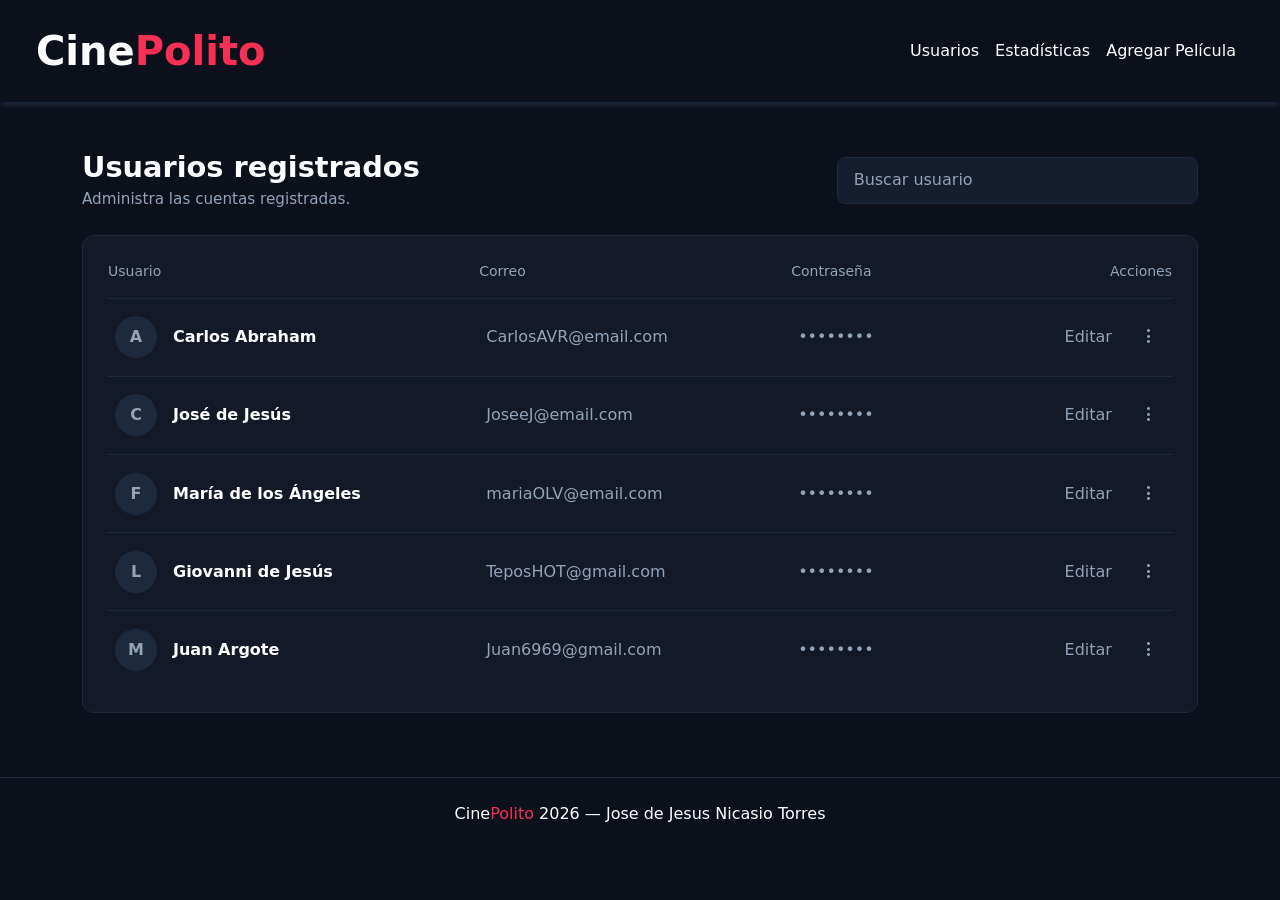
<file: indexA1.html>
<!DOCTYPE html>
<html lang="en">
<head>
    <meta charset="UTF-8">
    <meta name="viewport" content="width=device-width, initial-scale=1.0">
    <title>CinePolito-Usuarios</title>
    <link href="https://cdn.jsdelivr.net/npm/bootstrap@5.3.8/dist/css/bootstrap.min.css" rel="stylesheet" integrity="sha384-sRIl4kxILFvY47J16cr9ZwB07vP4J8+LH7qKQnuqkuIAvNWLzeN8tE5YBujZqJLB" crossorigin="anonymous">
    <link rel="stylesheet" href="https://cdn.jsdelivr.net/npm/bootstrap-icons@1.11.1/font/bootstrap-icons.css">
    <link rel="stylesheet" href="./css/estilo-nicasio.css">
    
</head>
<body>
<nav class="navbar navbar-expand-lg navbar-dark px-4 py-3 sticky-top" data-bs-theme="dark" style="background-color: var(--color-fondo);">
  <div class="container-fluid">
    <a class="navbar-brand fw-bold fs-1" href="indexA1.html">Cine<span class="polito fw-bold fs-1">Polito</span></a>
    <button class="navbar-toggler" type="button" data-bs-toggle="collapse" data-bs-target="#navbarNavAltMarkup" aria-controls="navbarNavAltMarkup" aria-expanded="false" aria-label="Toggle navigation">
      <span class="navbar-toggler-icon"></span>
    </button>
    <div class="collapse navbar-collapse" id="navbarNavAltMarkup">
      <div class="navbar-nav ms-auto">
        
        <a class="nav-link active" aria-current="page" href="indexA1.html">Usuarios</a>
        <a class="nav-link active" aria-current="page" href="10_Estadisticas.html">Estadísticas</a> <!--vincular al html que corresponda-->
        <a class="nav-link active" aria-current="page" href="11_AgregarPelicula.html">Agregar Película</a> <!--vincular al html que corresponda-->

      </div>
    </div>
  </div>
</nav>

<main class="container mt-5 mb-5">

    <!-- encabezado y buscador -->
    <div class="row align-items-center mb-4 g-3">
      <div class="col-12 col-md-8">
        <h2 class="cine-titulo">Usuarios registrados</h2>
        <p class="cine-subtitulo">Administra las cuentas registradas.</p>
      </div>
      <div class="col-12 col-md-4">
        <input type="text" class="form-control cine-search-input" placeholder="Buscar usuario">
      </div>
    </div>
   
    <!-- tabla de los usuarios -->
    <div class="cine-tarjeta-contenedor" id="usuarios">
      <div class="table-responsive">
        <table class="cine-tabla">
          <thead>
            <tr>
              <th style="min-width: 200px;">Usuario</th>
              <th style="min-width: 220px;">Correo</th>
              <th style="min-width: 150px;">Contraseña</th>
              <th class="text-end" style="min-width: 120px;">Acciones</th>
            </tr>
          </thead>
          <tbody>
            
            
            <tr>
              <td>
                <div class="d-flex align-items-center gap-3">
                  <div class="cine-avatar">A</div>
                  <span class="cine-usuario-nombre">Carlos Abraham</span>
                </div>
              </td>
              <td>CarlosAVR@email.com</td>
              <td>••••••••</td>
              <td class="text-end">
                <a href="indexA2.html" class="cine-btn-editar me-3">Editar</a>
                <button class="cine-btn-opciones" aria-label="Opciones"><i class="bi bi-three-dots-vertical"></i></button>
              </td>
            </tr>

            
            <tr>
              <td>
                <div class="d-flex align-items-center gap-3">
                  <div class="cine-avatar">C</div>
                  <span class="cine-usuario-nombre">José de Jesús</span>
                </div>
              </td>
              <td>JoseeJ@email.com</td>
              <td>••••••••</td>
              <td class="text-end">
                <a href="indexA2.html" class="cine-btn-editar me-3">Editar</a>
                <button class="cine-btn-opciones" aria-label="Opciones"><i class="bi bi-three-dots-vertical"></i></button>
              </td>
            </tr>

            
            <tr>
              <td>
                <div class="d-flex align-items-center gap-3">
                  <div class="cine-avatar">F</div>
                  <span class="cine-usuario-nombre">María de los Ángeles</span>
                </div>
              </td>
              <td>mariaOLV@email.com</td>
              <td>••••••••</td>
              <td class="text-end">
                <a href="indexA2.html" class="cine-btn-editar me-3">Editar</a>
                <button class="cine-btn-opciones" aria-label="Opciones"><i class="bi bi-three-dots-vertical"></i></button>
              </td>
            </tr>

            
            <tr>
              <td>
                <div class="d-flex align-items-center gap-3">
                  <div class="cine-avatar">L</div>
                  <span class="cine-usuario-nombre">Giovanni de Jesús</span>
                </div>
              </td>
              <td>TeposHOT@gmail.com</td>
              <td>••••••••</td>
              <td class="text-end">
                <a href="indexA2.html" class="cine-btn-editar me-3">Editar</a>
                <button class="cine-btn-opciones" aria-label="Opciones"><i class="bi bi-three-dots-vertical"></i></button>
              </td>
            </tr>

            
            <tr>
              <td>
                <div class="d-flex align-items-center gap-3">
                  <div class="cine-avatar">M</div>
                  <span class="cine-usuario-nombre">Juan Argote</span>
                </div>
              </td>
              <td>Juan6969@gmail.com</td>
              <td>••••••••</td>
              <td class="text-end">
                <a href="indexA2.html" class="cine-btn-editar me-3">Editar</a>
                <button class="cine-btn-opciones" aria-label="Opciones"><i class="bi bi-three-dots-vertical"></i></button>
              </td>
            </tr>

          </tbody>
        </table>
      </div>
    </div>

</main>

<footer class="cine-footer">
      <div class="container ">
        <p class="mb-0">Cine<span style="color: var(--color-boton-hover);">Polito</span> 2026 — Jose de Jesus Nicasio Torres</p>
      </div>
    </footer>
   
    

    <script src="https://cdn.jsdelivr.net/npm/bootstrap@5.3.8/dist/js/bootstrap.bundle.min.js" integrity="sha384-FKyoEForCGlyvwx9Hj09JcYn3nv7wiPVlz7YYwJrWVcXK/BmnVDxM+D2scQbITxI" crossorigin="anonymous"></script>
</body>
</html>
</file>
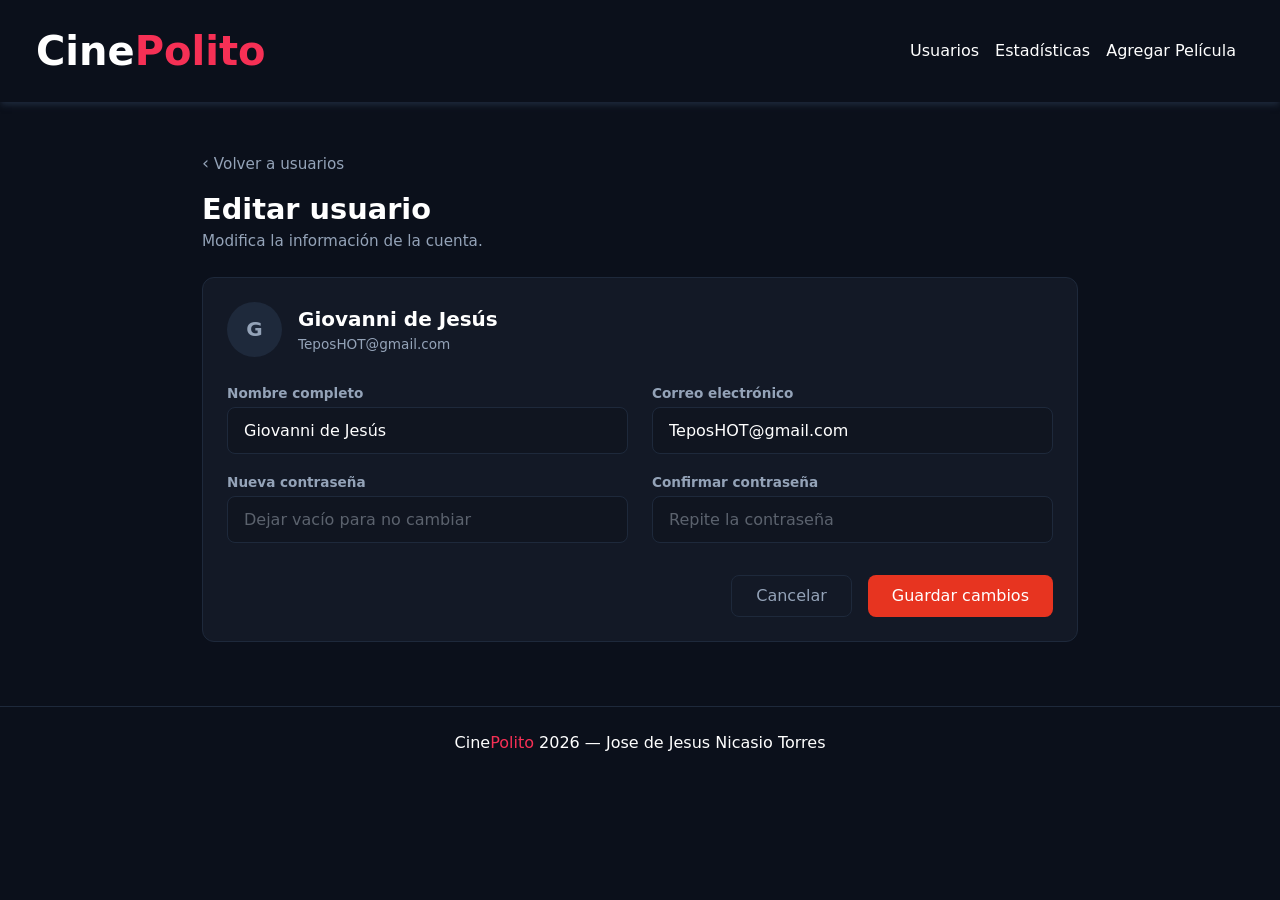
<file: indexA2.html>
<!DOCTYPE html>
<html lang="en">
<head>
    <meta charset="UTF-8">
    <meta name="viewport" content="width=device-width, initial-scale=1.0">
    <title>CinePolito-EditarUsuario</title>
    <link href="https://cdn.jsdelivr.net/npm/bootstrap@5.3.8/dist/css/bootstrap.min.css" rel="stylesheet" integrity="sha384-sRIl4kxILFvY47J16cr9ZwB07vP4J8+LH7qKQnuqkuIAvNWLzeN8tE5YBujZqJLB" crossorigin="anonymous">
    <link rel="stylesheet" href="https://cdn.jsdelivr.net/npm/bootstrap-icons@1.11.1/font/bootstrap-icons.css">
    <link rel="stylesheet" href="./css/estilo-nicasio.css">
    
</head>
<body>
<nav class="navbar navbar-expand-lg navbar-dark px-4 py-3 sticky-top" data-bs-theme="dark" style="background-color: var(--color-fondo);">
  <div class="container-fluid">
    <a class="navbar-brand fw-bold fs-1" href="indexA1.html">Cine<span class="polito fw-bold fs-1">Polito</span></a>
    <button class="navbar-toggler" type="button" data-bs-toggle="collapse" data-bs-target="#navbarNavAltMarkup" aria-controls="navbarNavAltMarkup" aria-expanded="false" aria-label="Toggle navigation">
      <span class="navbar-toggler-icon"></span>
    </button>
    <div class="collapse navbar-collapse" id="navbarNavAltMarkup">
      <div class="navbar-nav ms-auto">
        
        <a class="nav-link active" aria-current="page" href="indexA1.html">Usuarios</a>
        <a class="nav-link active" aria-current="page" href="10_Estadisticas.html">Estadísticas</a> <!--vincular al html que corresponda-->
        <a class="nav-link active" aria-current="page" href="11_AgregarPelicula.html">Agregar Película</a> <!--vincular al html que corresponda-->

      </div>
    </div>
  </div>
</nav>

<div class="container my-5" style="max-width: 900px;">
        
        <a href="indexA1.html#usuarios" class="cine-subtitulo text-decoration-none d-inline-block mb-3">
            <span style="font-size: 1.1rem;">‹</span> Volver a usuarios
        </a>

        
        <div class="mb-4">
            <h1 class="cine-titulo">Editar usuario</h1>
            <p class="cine-subtitulo">Modifica la información de la cuenta.</p>
        </div>

        
        <div class="cine-tarjeta-contenedor">
            
            
            <div class="d-flex align-items-center mb-4">
                <div class="cine-avatar me-3" style="width: 55px; height: 55px; font-size: 1.25rem;">
                    G
                </div>
                <div>
                    <div class="cine-usuario-nombre fs-5">Giovanni de Jesús</div>
                    <div class="cine-subtitulo" style="font-size: 0.85rem;">TeposHOT@gmail.com</div>
                </div>
            </div>

            <!-- formulario -->
            <form>
                <div class="row mb-3">
                   <!-- nombre completo -->
                    <div class="col-md-6 mb-3 mb-md-0">
                        <label class="form-label cine-subtitulo mb-1 fw-bold" style="font-size: 0.85rem;">Nombre completo</label>
                        <input type="text" class="form-control cine-input-editar" value="Giovanni de Jesús">
                    </div>
                <!-- correo electrónico -->
                    <div class="col-md-6">
                        <label class="form-label cine-subtitulo mb-1 fw-bold" style="font-size: 0.85rem;">Correo electrónico</label>
                        <input type="email" class="form-control cine-input-editar" value="TeposHOT@gmail.com">
                    </div>
                </div>

                <div class="row mb-4">
                   <!-- nueva contraseña -->
                    <div class="col-md-6 mb-3 mb-md-0">
                        <label class="form-label cine-subtitulo mb-1 fw-bold" style="font-size: 0.85rem;">Nueva contraseña</label>
                        <input type="password" class="form-control cine-input-editar" placeholder="Dejar vacío para no cambiar">
                    </div>
                <!-- confirmar contraseña -->
                    <div class="col-md-6">
                        <label class="form-label cine-subtitulo mb-1 fw-bold" style="font-size: 0.85rem;">Confirmar contraseña</label>
                        <input type="password" class="form-control cine-input-editar " placeholder="Repite la contraseña">
                    </div>
                </div>

             <!-- Botones de acción -->
                <div class="d-flex justify-content-end gap-3 pt-2">
                    <a href="indexA1.html" class="btn cine-btn-cancelar px-4 py-2">Cancelar</a>
                    <button type="submit" class="btn cine-btn-guardar px-4 py-2">Guardar cambios</button>
                </div>
            </form>
        </div>
    </div>


<footer class="cine-footer">
      <div class="container ">
        <p class="mb-0">Cine<span style="color: var(--color-boton-hover);">Polito</span> 2026 — Jose de Jesus Nicasio Torres</p>
      </div>
    </footer>
   
    

    <script src="https://cdn.jsdelivr.net/npm/bootstrap@5.3.8/dist/js/bootstrap.bundle.min.js" integrity="sha384-FKyoEForCGlyvwx9Hj09JcYn3nv7wiPVlz7YYwJrWVcXK/BmnVDxM+D2scQbITxI" crossorigin="anonymous"></script>
</body>
</html>
</file>
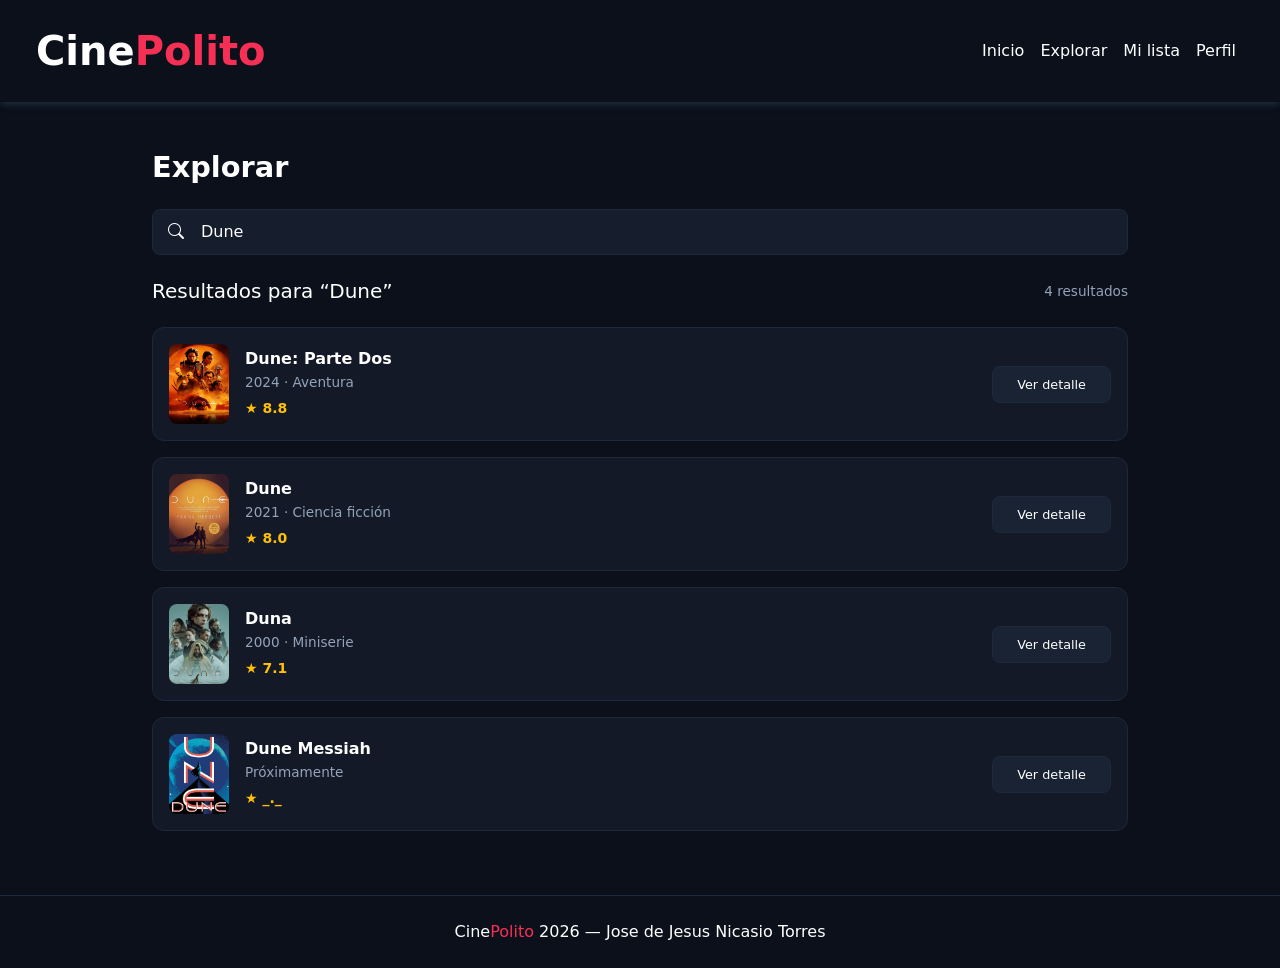
<file: indexUR1.html>
<!DOCTYPE html>
<html lang="en">
<head>
    <meta charset="UTF-8">
    <meta name="viewport" content="width=device-width, initial-scale=1.0">
    <title>CinePolito-Explorador</title>
    <link href="https://cdn.jsdelivr.net/npm/bootstrap@5.3.8/dist/css/bootstrap.min.css" rel="stylesheet" integrity="sha384-sRIl4kxILFvY47J16cr9ZwB07vP4J8+LH7qKQnuqkuIAvNWLzeN8tE5YBujZqJLB" crossorigin="anonymous">
    <link rel="stylesheet" href="https://cdn.jsdelivr.net/npm/bootstrap-icons@1.11.1/font/bootstrap-icons.css">
    <link rel="stylesheet" href="./css/estilo-nicasio.css">
    
</head>
<body>
<nav class="navbar navbar-expand-lg navbar-dark px-4 py-3 sticky-top" data-bs-theme="dark" style="background-color: var(--color-fondo);">
  <div class="container-fluid">
    <a class="navbar-brand fw-bold fs-1" href="index.html">Cine<span class="polito fw-bold fs-1">Polito</span></a>
    <button class="navbar-toggler" type="button" data-bs-toggle="collapse" data-bs-target="#navbarNavAltMarkup" aria-controls="navbarNavAltMarkup" aria-expanded="false" aria-label="Toggle navigation">
      <span class="navbar-toggler-icon"></span>
    </button>
    <div class="collapse navbar-collapse" id="navbarNavAltMarkup">
      <div class="navbar-nav ms-auto">
        
        <a class="nav-link active" aria-current="page" href="index.html">Inicio</a> <!--vincular al html que corresponda-->
        <a class="nav-link active" aria-current="page" href="indexUR1.html">Explorar</a> <!--vincular al html que corresponda-->
        <a class="nav-link active" aria-current="page" href="favoritos.html">Mi lista</a> <!--vincular al html que corresponda-->
        <a class="nav-link active" aria-current="page" href="06_perfil.html">Perfil</a> <!--vincular al html que corresponda-->

      </div>
    </div>
  </div>
</nav>

<div class="container my-5" style="max-width: 1000px;">
        
        <h1 class="cine-titulo mb-4">Explorar</h1>

        <div class="mb-4">
            <div class="position-relative">
                <span class="position-absolute top-50 start-0 translate-middle-y ps-3 text-muted">
                    <i class="bi bi-search text-white"></i>
                </span>
                <input type="text" class="form-control cine-search-input ps-5" value="Dune" placeholder="Buscar películas...">
            </div>
        </div>

        
        <div class="d-flex justify-content-between align-items-center mb-4">
            <h5 class="text-white fs-5 mb-0">Resultados para “Dune”</h5>
            <span class="cine-subtitulo" style="font-size: 0.85rem;">4 resultados</span>
        </div>

        
        <div class="d-flex flex-column gap-3">
            
            <!-- Peli1 -->
            <div class="cine-tarjeta-contenedor d-flex align-items-center justify-content-between p-3">
                <div class="d-flex align-items-center gap-3">
                    <img src="images/image1.jpg" alt="Dune Parte Dos" class="rounded-3" style="width: 60px; height: 80px; object-fit: cover;">
                    <div>
                        <h6 class="text-white fw-bold mb-1">Dune: Parte Dos</h6>
                        <p class="cine-subtitulo mb-1" style="font-size: 0.85rem;">2024 · Aventura</p>
                        <span class="text-warning small fw-bold">★ 8.8</span>
                    </div>
                </div>
                <a href="resenas.html" class="btn cine-btn-ver px-4 py-2">Ver detalle</a><!-- insertar el html correspondiente en 
                href para que lleve directo a la pagina que no me toco a mi -->
            </div>

            <!-- Peli2-->
            <div class="cine-tarjeta-contenedor d-flex align-items-center justify-content-between p-3">
                <div class="d-flex align-items-center gap-3">
                    <img src="images/image2.jpg" alt="Dune" class="rounded-3" style="width: 60px; height: 80px; object-fit: cover;">
                    <div>
                        <h6 class="text-white fw-bold mb-1">Dune</h6>
                        <p class="cine-subtitulo mb-1" style="font-size: 0.85rem;">2021 · Ciencia ficción</p>
                        <span class="text-warning small fw-bold">★ 8.0</span>
                    </div>
                </div>
                <a href="resenas.html" class="btn cine-btn-ver px-4 py-2">Ver detalle</a> <!-- insertar el html correspondiente en 
                href para que lleve directo a la pagina que no me toco a mi -->
            </div>

            <!-- Peli3: Duna -->
            <div class="cine-tarjeta-contenedor d-flex align-items-center justify-content-between p-3">
                <div class="d-flex align-items-center gap-3">
                    <img src="images/image3.jpg" alt="Duna" class="rounded-3" style="width: 60px; height: 80px; object-fit: cover;">
                    <div>
                        <h6 class="text-white fw-bold mb-1">Duna</h6>
                        <p class="cine-subtitulo mb-1" style="font-size: 0.85rem;">2000 · Miniserie</p>
                        <span class="text-warning small fw-bold">★ 7.1</span>
                    </div>
                </div>
                <a href="resenas.html" class="btn cine-btn-ver px-4 py-2">Ver detalle</a> <!-- insertar el html correspondiente en 
                href para que lleve directo a la pagina que no me toco a mi -->
            </div>

            <!-- Peli4: Dune Messiah -->
            <div class="cine-tarjeta-contenedor d-flex align-items-center justify-content-between p-3">
                <div class="d-flex align-items-center gap-3">
                    <img src="images/image4.jpg" alt="Dune Messiah" class="rounded-3" style="width: 60px; height: 80px; object-fit: cover;">
                    <div>
                        <h6 class="text-white fw-bold mb-1">Dune Messiah</h6>
                        <p class="cine-subtitulo mb-1" style="font-size: 0.85rem;">Próximamente</p>
                        <span class="text-warning small fw-bold">★ _._</span>
                    </div>
                </div>
                <a href="resenas.html" class="btn cine-btn-ver px-4 py-2">Ver detalle</a> <!-- insertar el html correspondiente en 
                href para que lleve directo a la pagina que no me toco a mi -->
            </div>

        </div>
    </div>



<footer class="cine-footer">
      <div class="container ">
        <p class="mb-0">Cine<span style="color: var(--color-boton-hover);">Polito</span> 2026 — Jose de Jesus Nicasio Torres</p>
      </div>
    </footer>
   
    

    <script src="https://cdn.jsdelivr.net/npm/bootstrap@5.3.8/dist/js/bootstrap.bundle.min.js" integrity="sha384-FKyoEForCGlyvwx9Hj09JcYn3nv7wiPVlz7YYwJrWVcXK/BmnVDxM+D2scQbITxI" crossorigin="anonymous"></script>
</body>
</html>
</file>
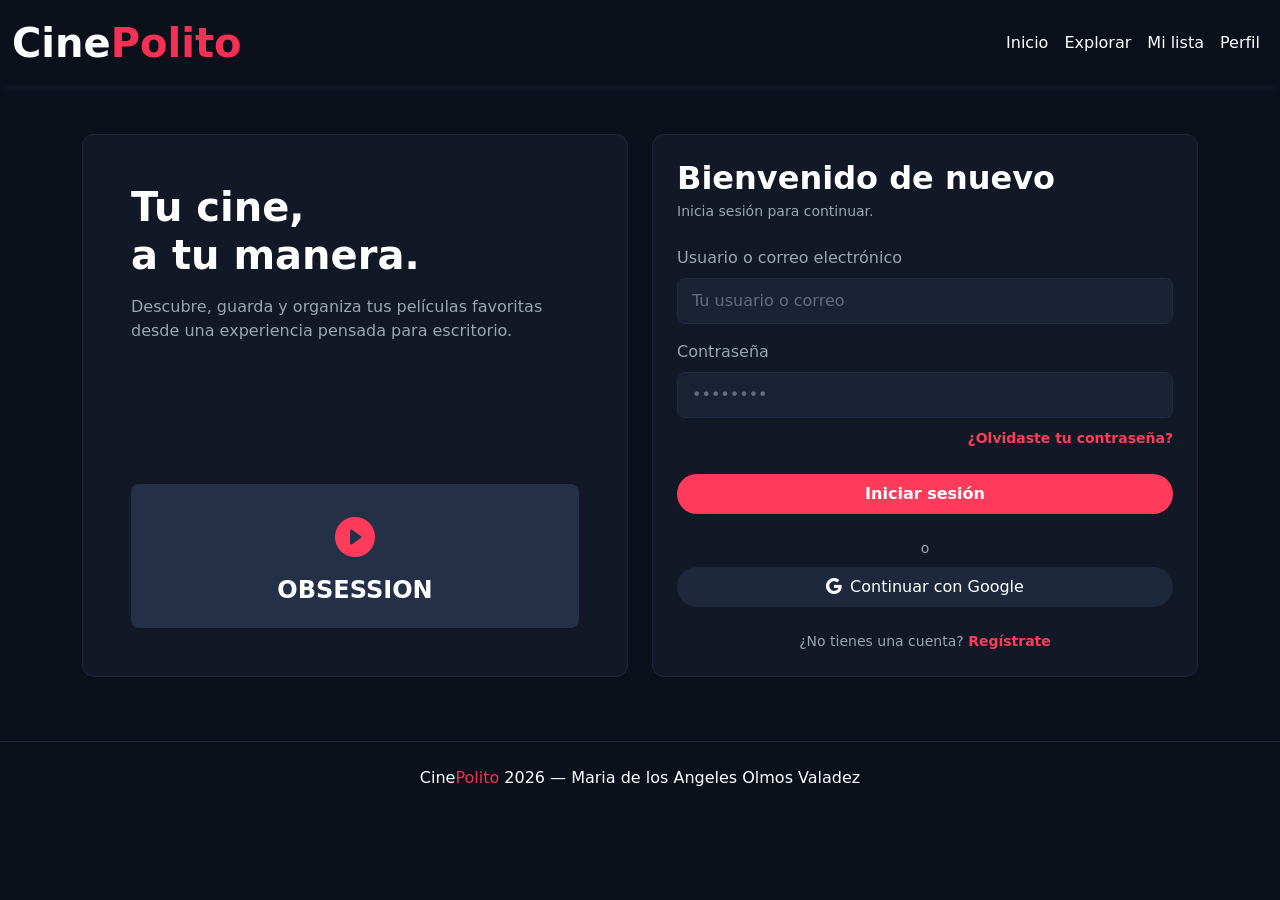
<file: login.html>
<!DOCTYPE html>
<html lang="es">
<head>
    <meta charset="UTF-8">
    <meta name="viewport" content="width=device-width, initial-scale=1.0">
    <title>Iniciar Sesión - CinePolito</title>
    <link href="https://cdn.jsdelivr.net/npm/bootstrap@5.3.8/dist/css/bootstrap.min.css" rel="stylesheet" integrity="sha384-sRIl4kxILFvY47J16cr9ZwB07vP4J8+LH7qKQnuqkuIAvNWLzeN8tE5YBujZqJLB" crossorigin="anonymous">
    <link rel="stylesheet" href="https://cdn.jsdelivr.net/npm/bootstrap-icons@1.11.3/font/bootstrap-icons.min.css">
    <link rel="stylesheet" href="./css/estilo-angie.css">
</head>
<body>

  <nav class="navbar navbar-expand-lg" data-bs-theme="dark" style="background-color: var(--color-fondo);">
    <div class="container-fluid">
      <a class="navbar-brand fw-bold fs-1" href="index.html">Cine<span class="polito fw-bold fs-1">Polito</span></a>
      <button class="navbar-toggler" type="button" data-bs-toggle="collapse" data-bs-target="#navbarNavAltMarkup" aria-controls="navbarNavAltMarkup" aria-expanded="false" aria-label="Toggle navigation">
        <span class="navbar-toggler-icon"></span>
      </button>
      <div class="collapse navbar-collapse" id="navbarNavAltMarkup">
        <div class="navbar-nav ms-auto">
          <a class="nav-link active" aria-current="page" href="index.html">Inicio</a>
          <a class="nav-link active" aria-current="page" href="indexUR1.html">Explorar</a>
          <a class="nav-link active" aria-current="page" href="favoritos.html">Mi lista</a>
          <a class="nav-link active" aria-current="page" href="06_perfil.html">Perfil</a>
        </div>
      </div>
    </div>
  </nav>

  <main class="container my-5">
    <div class="row g-4">
      
      <div class="col-12 col-md-6">
        <div class="tarjeta-perfil p-5 h-100 d-flex flex-column justify-content-between">
          <div>
            <h1 class="titulo-form mb-3 fs-1">Tu cine,<br>a tu manera.</h1>
            <p class="info-secundaria fs-6">Descubre, guarda y organiza tus películas favoritas desde una experiencia pensada para escritorio.</p>
          </div>

          <div class="p-4 text-center rounded-3 mt-4" style="background-color: var(--bg-imgperfil);">
            <i class="bi bi-play-circle-fill fs-1" style="color: var(--color-rosa);"></i>
            <h4 class="titulo-form mt-2 mb-0">OBSESSION</h4>
          </div>
        </div>
      </div>

      <div class="col-12 col-md-6">
        <div class="tarjeta-perfil p-4">
          <h2 class="titulo-form mb-1">Bienvenido de nuevo</h2>
          <p class="info-secundaria small mb-4">Inicia sesión para continuar.</p>

          <form action="index.html">
            <div class="mb-3">
              <label class="form-label etiquetas">Usuario o correo electrónico</label>
              <input type="text" class="form-control entrada-datos" placeholder="Tu usuario o correo">
            </div>

            <div class="mb-2">
              <label class="form-label etiquetas">Contraseña</label>
              <input type="password" class="form-control entrada-datos" placeholder="••••••••">
            </div>

            <div class="text-end mb-4">
              <a href="#" class="text-decoration-none small fw-bold" style="color: var(--color-rosa);">¿Olvidaste tu contraseña?</a>
            </div>

            <button type="submit" class="btn btn-rosa w-100 mb-3">Iniciar sesión</button>

            <div class="text-center my-2 info-secundaria small">o</div>

            <button type="button" class="btn btn-gris w-100 mb-4 d-flex align-items-center justify-content-center gap-2">
              <i class="bi bi-google"></i> Continuar con Google
            </button>

            <p class="text-center info-secundaria small mb-0">
              ¿No tienes una cuenta? <a href="registro.html" class="text-decoration-none fw-bold" style="color: var(--color-rosa);">Regístrate</a>
            </p>
          </form>
        </div>
      </div>

    </div>
  </main>

  <script src="https://cdn.jsdelivr.net/npm/bootstrap@5.3.8/dist/js/bootstrap.bundle.min.js" integrity="sha384-FKyoEForCGlyvwx9Hj09JcYn3nv7wiPVlz7YYwJrWVcXK/BmnVDxM+D2scQbITxI" crossorigin="anonymous"></script>

  <footer class="cine-footer">
    <div class="container">
      <p class="mb-0">Cine<span style="color: var(--color-boton-hover);">Polito</span> 2026 — Maria de los Angeles Olmos Valadez</p>
    </div>
  </footer>

</body>
</html>
</file>
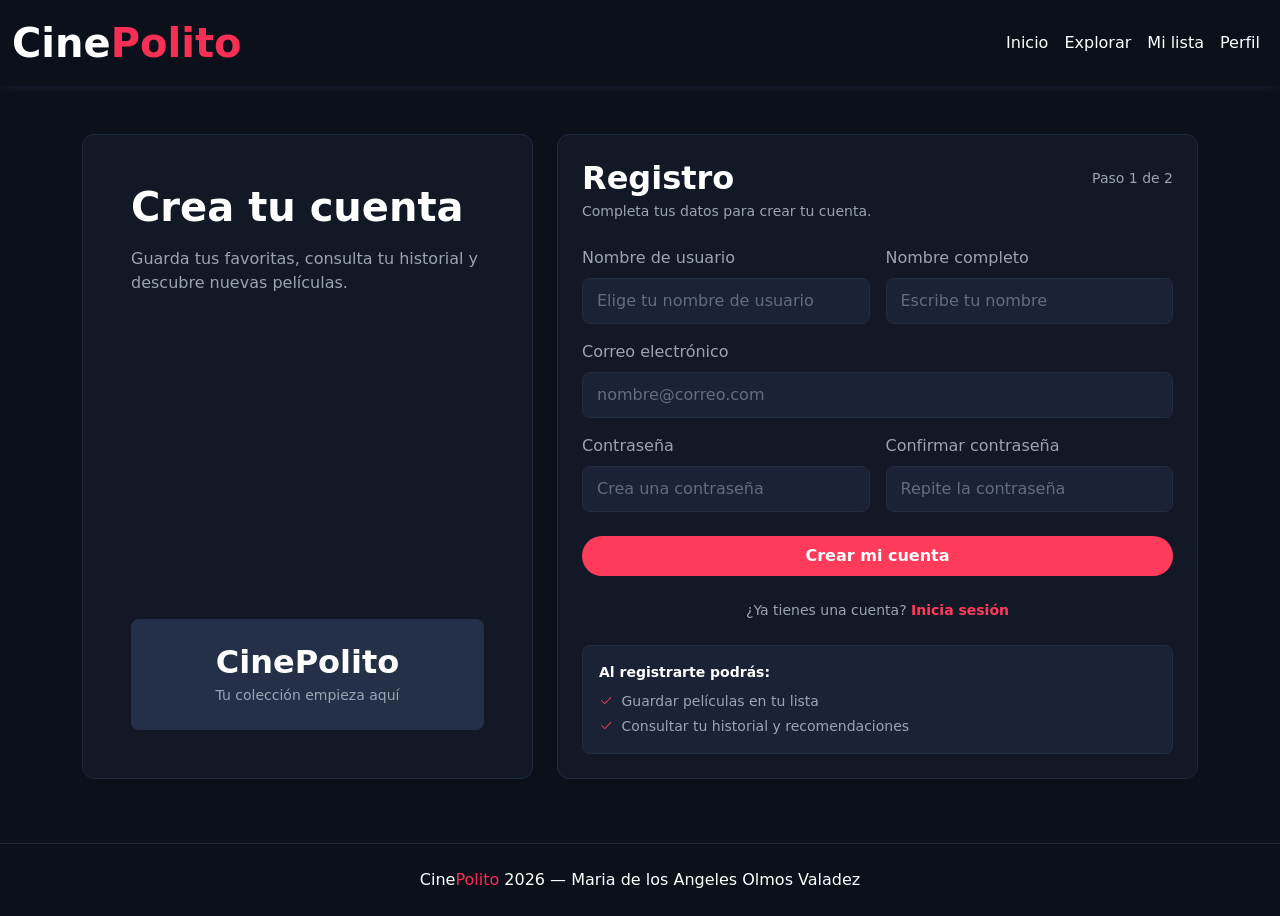
<file: registro.html>
<!DOCTYPE html>
<html lang="es">
<head>
    <meta charset="UTF-8">
    <meta name="viewport" content="width=device-width, initial-scale=1.0">
    <title>Registro - CinePolito</title>
    <link href="https://cdn.jsdelivr.net/npm/bootstrap@5.3.8/dist/css/bootstrap.min.css" rel="stylesheet" integrity="sha384-sRIl4kxILFvY47J16cr9ZwB07vP4J8+LH7qKQnuqkuIAvNWLzeN8tE5YBujZqJLB" crossorigin="anonymous">
    <link rel="stylesheet" href="https://cdn.jsdelivr.net/npm/bootstrap-icons@1.11.3/font/bootstrap-icons.min.css">
    <link rel="stylesheet" href="./css/estilo-angie.css">
</head>
<body>

  <nav class="navbar navbar-expand-lg" data-bs-theme="dark" style="background-color: var(--color-fondo);">
    <div class="container-fluid">
      <a class="navbar-brand fw-bold fs-1" href="index.html">Cine<span class="polito fw-bold fs-1">Polito</span></a>
      <button class="navbar-toggler" type="button" data-bs-toggle="collapse" data-bs-target="#navbarNavAltMarkup" aria-controls="navbarNavAltMarkup" aria-expanded="false" aria-label="Toggle navigation">
        <span class="navbar-toggler-icon"></span>
      </button>
      <div class="collapse navbar-collapse" id="navbarNavAltMarkup">
        <div class="navbar-nav ms-auto">
          <a class="nav-link active" aria-current="page" href="index.html">Inicio</a>
          <a class="nav-link active" aria-current="page" href="indexUR1.html">Explorar</a>
          <a class="nav-link active" aria-current="page" href="favoritos.html">Mi lista</a>
          <a class="nav-link active" aria-current="page" href="06_perfil.html">Perfil</a>
        </div>
      </div>
    </div>
  </nav>

  <main class="container my-5">
    <div class="row g-4">
      
      <div class="col-12 col-md-5">
        <div class="tarjeta-perfil p-5 h-100 d-flex flex-column justify-content-between">
          <div>
            <h1 class="titulo-form mb-3 fs-1">Crea tu cuenta</h1>
            <p class="info-secundaria fs-6">Guarda tus favoritas, consulta tu historial y descubre nuevas películas.</p>
          </div>

          <div class="p-4 text-center rounded-3" style="background-color: var(--bg-imgperfil);">
            <h2 class="titulo-form mb-1">Cine<span class="polito">Polito</span></h2>
            <p class="info-secundaria small mb-0">Tu colección empieza aquí</p>
          </div>
        </div>
      </div>

      <div class="col-12 col-md-7">
        <div class="tarjeta-perfil p-4">
          <div class="d-flex justify-content-between align-items-center mb-1">
            <h2 class="titulo-form mb-0">Registro</h2>
            <span class="info-secundaria small">Paso 1 de 2</span>
          </div>
          <p class="info-secundaria small mb-4">Completa tus datos para crear tu cuenta.</p>

          <form action="login.html">
            <div class="row g-3 mb-3">
              <div class="col-12 col-md-6">
                <label class="form-label etiquetas">Nombre de usuario</label>
                <input type="text" class="form-control entrada-datos" placeholder="Elige tu nombre de usuario">
              </div>
              <div class="col-12 col-md-6">
                <label class="form-label etiquetas">Nombre completo</label>
                <input type="text" class="form-control entrada-datos" placeholder="Escribe tu nombre">
              </div>
            </div>

            <div class="mb-3">
              <label class="form-label etiquetas">Correo electrónico</label>
              <input type="email" class="form-control entrada-datos" placeholder="nombre@correo.com">
            </div>

            <div class="row g-3 mb-4">
              <div class="col-12 col-md-6">
                <label class="form-label etiquetas">Contraseña</label>
                <input type="password" class="form-control entrada-datos" placeholder="Crea una contraseña">
              </div>
              <div class="col-12 col-md-6">
                <label class="form-label etiquetas">Confirmar contraseña</label>
                <input type="password" class="form-control entrada-datos" placeholder="Repite la contraseña">
              </div>
            </div>

            <button type="submit" class="btn btn-rosa w-100 mb-4">Crear mi cuenta</button>

            <p class="text-center info-secundaria small mb-4">
              ¿Ya tienes una cuenta? <a href="login.html" class="text-decoration-none fw-bold" style="color: var(--color-rosa);">Inicia sesión</a>
            </p>

            <div class="p-3 rounded-3" style="background-color: var(--bg-entrada); border: 1px solid var(--borde-entrada);">
              <p class="fw-bold small mb-2 titulo-form">Al registrarte podrás:</p>
              <ul class="list-unstyled mb-0 info-secundaria small">
                <li class="mb-1"><i class="bi bi-check2 me-1" style="color: var(--color-rosa);"></i> Guardar películas en tu lista</li>
                <li><i class="bi bi-check2 me-1" style="color: var(--color-rosa);"></i> Consultar tu historial y recomendaciones</li>
              </ul>
            </div>
          </form>
        </div>
      </div>

    </div>
  </main>

  <script src="https://cdn.jsdelivr.net/npm/bootstrap@5.3.8/dist/js/bootstrap.bundle.min.js" integrity="sha384-FKyoEForCGlyvwx9Hj09JcYn3nv7wiPVlz7YYwJrWVcXK/BmnVDxM+D2scQbITxI" crossorigin="anonymous"></script>

  <footer class="cine-footer">
    <div class="container">
      <p class="mb-0">Cine<span style="color: var(--color-boton-hover);">Polito</span> 2026 — Maria de los Angeles Olmos Valadez</p>
    </div>
  </footer>

</body>
</html>
</file>
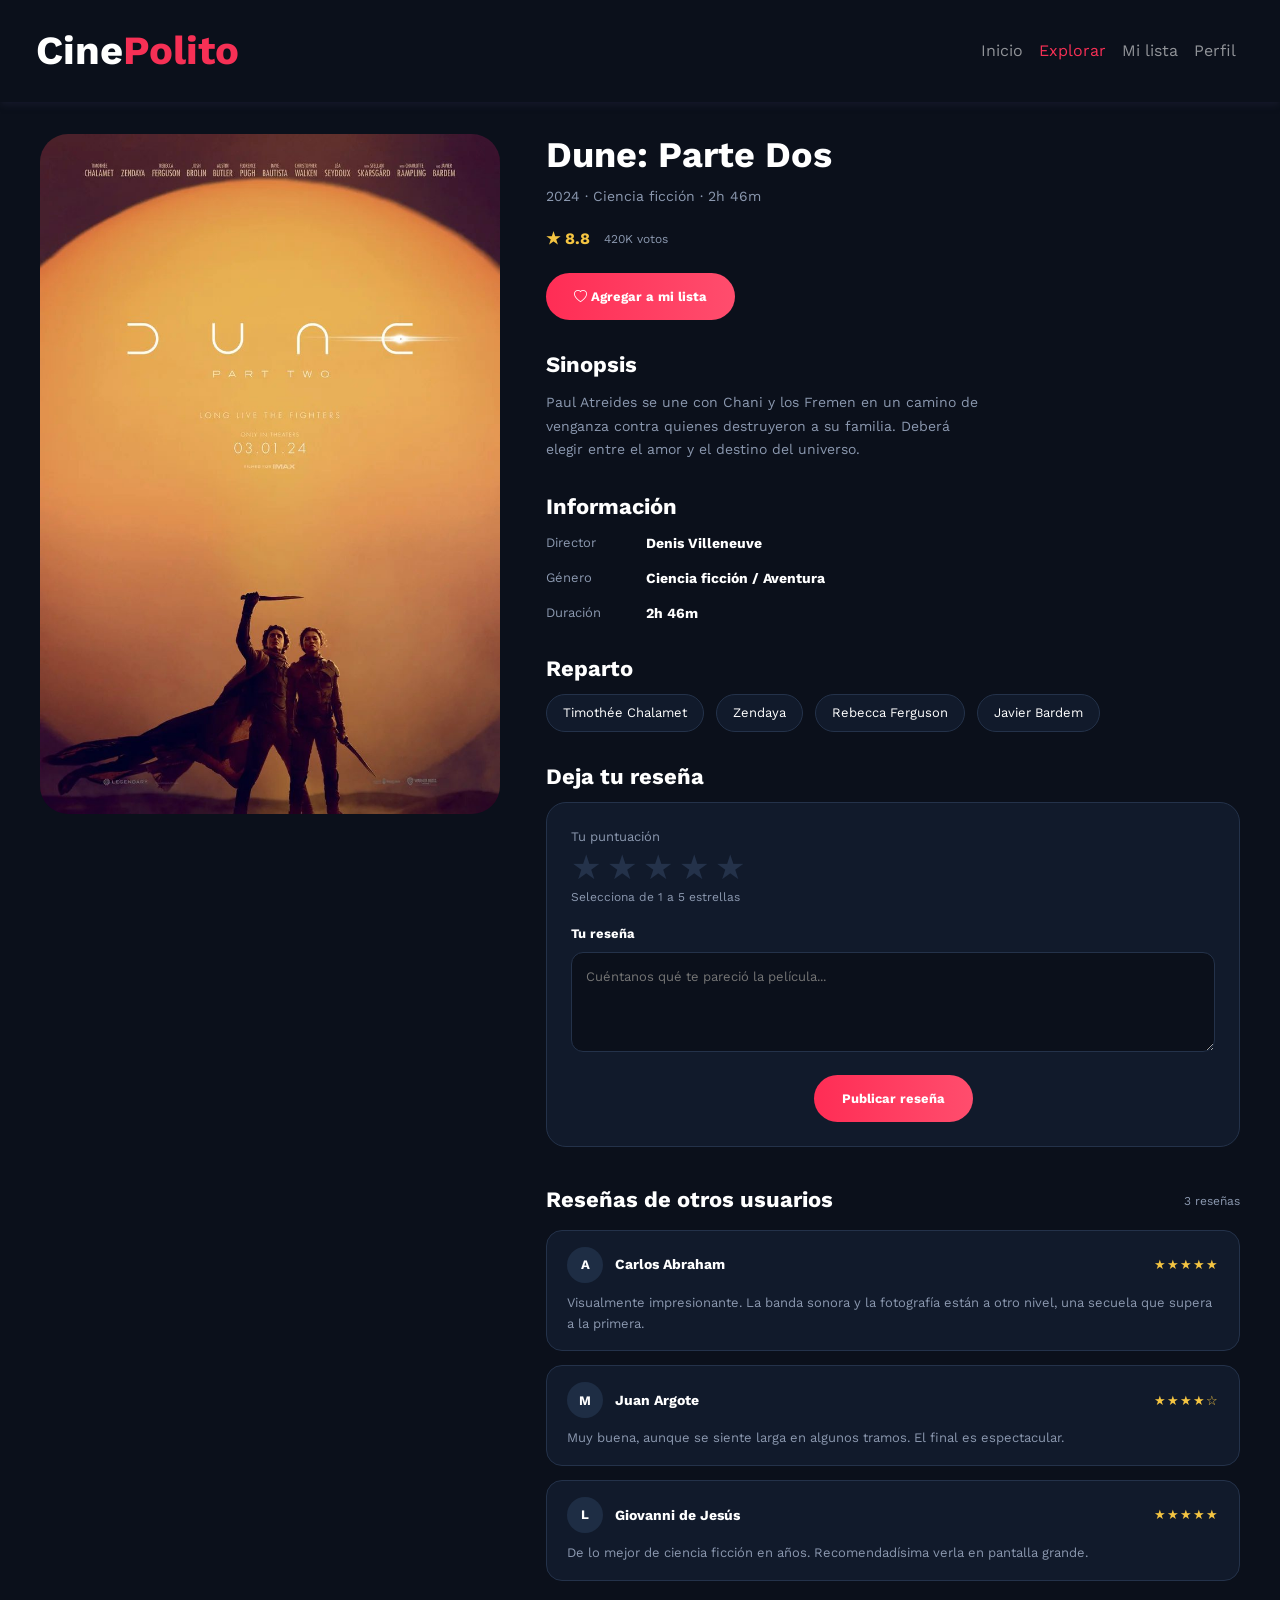
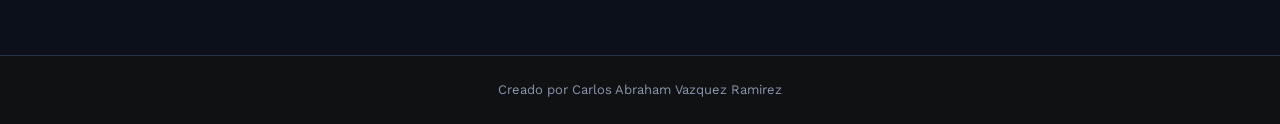
<file: resenas.html>
<!DOCTYPE html>
<html lang="es">
<head>
    <meta charset="UTF-8">
    <meta name="viewport" content="width=device-width, initial-scale=1.0">
    <title>CinePolito-Explorador</title>
    <link rel="preconnect" href="https://fonts.googleapis.com">
    <link rel="preconnect" href="https://fonts.gstatic.com" crossorigin>
    <link href="https://fonts.googleapis.com/css2?family=Work+Sans:wght@400;500;600;700;800&display=swap" rel="stylesheet">
    <link href="https://cdn.jsdelivr.net/npm/bootstrap@5.3.8/dist/css/bootstrap.min.css" rel="stylesheet" integrity="sha384-sRIl4kxILFvY47J16cr9ZwB07vP4J8+LH7qKQnuqkuIAvNWLzeN8tE5YBujZqJLB" crossorigin="anonymous">
    <link rel="stylesheet" href="https://cdn.jsdelivr.net/npm/bootstrap-icons@1.11.1/font/bootstrap-icons.css">
    <link rel="stylesheet" href="./css/estilo.css">
</head>
<body>
<nav class="navbar navbar-expand-lg navbar-dark px-4 py-3 sticky-top" data-bs-theme="dark" style="background-color: var(--color-fondo);">
  <div class="container-fluid">
    <a class="navbar-brand fw-bold fs-1" href="index.html">Cine<span class="polito fw-bold fs-1">Polito</span></a>
    <button class="navbar-toggler" type="button" data-bs-toggle="collapse" data-bs-target="#navbarNavAltMarkup" aria-controls="navbarNavAltMarkup" aria-expanded="false" aria-label="Toggle navigation">
      <span class="navbar-toggler-icon"></span>
    </button>
    <div class="collapse navbar-collapse" id="navbarNavAltMarkup">
      <div class="navbar-nav ms-auto">
        <a class="nav-link" href="index.html">Inicio</a>
        <a class="nav-link active" aria-current="page" href="indexUR1.html">Explorar</a>
        <a class="nav-link" href="favoritos.html">Mi lista</a>
        <a class="nav-link" href="06_perfil.html">Perfil</a>
      </div>
    </div>
  </div>
</nav>

    <main class="contenedor detalle">
      <div class="poster">
        <img src="images/dune-poster.jpg" alt="Póster de Dune: Parte Dos" />
      </div>

      <div class="info">
        <h1>Dune: Parte Dos</h1>
        <p class="datos">2024 · Ciencia ficción · 2h 46m</p>

        <div class="puntuacion">
          <span class="nota">★ 8.8</span>
          <span class="votos">420K votos</span>
        </div>

        <a href="favoritos.html" class="btn btn-rojo">
          <i class="bi bi-heart"></i> Agregar a mi lista
        </a>

        <h2>Sinopsis</h2>
        <p>
          Paul Atreides se une con Chani y los Fremen en un camino de venganza
          contra quienes destruyeron a su familia. Deberá elegir entre el amor y
          el destino del universo.
        </p>

        <h2>Información</h2>
        <dl class="ficha">
          <dt>Director</dt>
          <dd>Denis Villeneuve</dd>

          <dt>Género</dt>
          <dd>Ciencia ficción / Aventura</dd>

          <dt>Duración</dt>
          <dd>2h 46m</dd>
        </dl>

        <h2>Reparto</h2>
        <ul class="reparto">
          <li>Timothée Chalamet</li>
          <li>Zendaya</li>
          <li>Rebecca Ferguson</li>
          <li>Javier Bardem</li>
        </ul>

        <h2>Deja tu reseña</h2>

        <form class="form-resena">
          <span class="titulo">Tu puntuación</span>

          <div class="estrellas">
            <span>★</span>
            <span>★</span>
            <span>★</span>
            <span>★</span>
            <span>★</span>
          </div>

          <span class="ayuda">Selecciona de 1 a 5 estrellas</span>

          <label for="texto" class="titulo fuerte">Tu reseña</label>
          <textarea
            id="texto"
            placeholder="Cuéntanos qué te pareció la película..."
          ></textarea>

          <div class="enviar">
            <button type="submit" class="btn btn-rojo">Publicar reseña</button>
          </div>
        </form>

        <div class="encabezado-seccion">
          <h2>Reseñas de otros usuarios</h2>
          <span>3 reseñas</span>
        </div>

        <article class="resena">
          <div class="resena-cabecera">
            <div class="avatar">A</div>
            <strong>Carlos Abraham</strong>
            <span class="estrellas-fijas">★★★★★</span>
          </div>
          <p>
            Visualmente impresionante. La banda sonora y la fotografía están a otro nivel, una secuela que supera a la primera.
          </p>
        </article>

        <article class="resena">
          <div class="resena-cabecera">
            <div class="avatar">M</div>
            <strong>Juan Argote</strong>
            <span class="estrellas-fijas">★★★★☆</span>
          </div>
          <p>
            Muy buena, aunque se siente larga en algunos tramos. El final es espectacular.
          </p>
        </article>

        <article class="resena">
          <div class="resena-cabecera">
            <div class="avatar">L</div>
            <strong>Giovanni de Jesús</strong>
            <span class="estrellas-fijas">★★★★★</span>
          </div>
          <p>
            De lo mejor de ciencia ficción en años. Recomendadísima verla en pantalla grande.
          </p>
        </article>
      </div>
    </main>

    <footer class="footer-creador">
      <p>Creado por Carlos Abraham Vazquez Ramirez</p>
    </footer>

    <script src="https://cdn.jsdelivr.net/npm/bootstrap@5.3.8/dist/js/bootstrap.bundle.min.js"></script>
</body>
</html>
</file>
<file: css/estilo.css>
/* ===== TEMA GENERAL (antes nuestroEstilo.css) ===== */
:root{
    --color-principal: #0f1113;
    --color-secundario: #800a23;
    --color-fondo: #0b101b; 
    --color-texto: #ffffff; 
    --color-boton-hover: #f63055; 
    --color-boton: #e73420;

}
body{
    background-color: var(--color-fondo) ;
    color: var(--color-texto);
    margin: 0;
    
}  
div{
    color: var(--color-texto);
}
nav{
    background-color: var(--color-principal);
}
nav a{
    color: var(--color-texto);
}
.navbar {
  box-shadow: 0 4px 6px -1px rgba(32, 33, 56, 0.5);
}
.navbar-brand .polito{
    color: var(--color-boton-hover);
}
nav a:hover{
    color: var(--color-boton-hover);
}

/* ===== ESTILOS DE LAS PAGINAS (antes miEstilo.css) ===== */
:root {
  --fondo: var(--color-fondo);
  --panel: #111a2b;
  --borde: #24324a;
  --boton-sec: #1e2d44;
  --rojo: var(--color-boton-hover);
  --degradado: linear-gradient(90deg, #ff2d55, #ff4d6d);
  --texto: var(--color-texto);
  --gris: #8b98af;
  --estrella: #f5c542;
}

* {
  box-sizing: border-box;
  margin: 0;
  padding: 0;
}

h1,
h2,
h3 {
  margin: 0;
  font-weight: 700;
  color: var(--texto);
}

p,
ul,
dl,
dd {
  margin: 0;
  padding: 0;
}

body {
  font-family: "Work Sans", Arial, sans-serif;
  line-height: 1.5;
}

a {
  text-decoration: none;
  color: inherit;
}

ul {
  list-style: none;
}

img {
  display: block;
  width: 100%;
}

.contenedor {
  width: 100%;
  max-width: 1280px;
  margin: 0 auto;
  padding: 0 40px;
}

.navbar .navbar-nav .nav-link:hover,
.navbar .navbar-nav .nav-link.active {
  color: var(--color-boton-hover);
}

.btn {
  display: inline-block;
  text-align: center;
  padding: 14px 28px;
  border: none;
  border-radius: 30px;
  font-family: inherit;
  font-size: 13px;
  font-weight: 700;
  color: white;
  cursor: pointer;
  transition: transform 0.3s ease;
}

.btn:hover {
  transform: translateY(-2px);
}

.btn-rojo {
  background-image: var(--degradado);
}

.btn-oscuro {
  background-color: var(--boton-sec);
}

.btn-oscuro:hover {
  background-color: var(--boton-sec);
}

.hero {
  height: 330px;
  margin-top: 32px;
  padding: 0 34px;
  border-radius: 28px;
  background-image:
    linear-gradient(90deg, rgba(11, 18, 32, 0.25), rgba(11, 18, 32, 0)),
    url("../images/hero-dune.jpg");
  background-size: cover;
  background-position: center;
  display: flex;
  flex-direction: column;
  justify-content: center;
}

.etiqueta {
  font-size: 12px;
  font-weight: 700;
  letter-spacing: 0.5px;
  text-transform: uppercase;
  color: var(--rojo);
}

.hero h1 {
  font-size: 38px;
  line-height: 1.2;
  margin: 8px 0 10px;
}

.datos {
  font-size: 14px;
  color: #e3d6cf;
  margin-bottom: 16px;
}

.hero p.sinopsis {
  max-width: 360px;
  font-size: 14px;
  line-height: 1.7;
  color: #e3d6cf;
  margin-bottom: 24px;
}

.hero .botones {
  display: flex;
  gap: 14px;
}

.hero .btn {
  width: 150px;
  height: 46px;
  line-height: 46px;
  padding: 0 24px;
}

.encabezado-seccion {
  display: flex;
  justify-content: space-between;
  align-items: center;
  flex-wrap: wrap;
  gap: 10px;
  margin: 28px 0 18px;
}

.encabezado-seccion h2 {
  font-size: 22px;
}

.ver-todo {
  font-size: 12px;
  font-weight: 700;
  color: var(--rojo);
}

.populares {
  display: grid;
  grid-template-columns: repeat(5, 1fr);
  gap: 14px;
  padding-bottom: 40px;
}

.pelicula img {
  height: 230px;
  object-fit: cover;
  border-radius: 28px;
  border: 1px solid var(--borde);
}

.pelicula h3 {
  font-size: 14px;
  margin: 12px 0 6px;
}

.nota {
  font-size: 12px;
  font-weight: 700;
  color: var(--estrella);
}

.titulo-pagina {
  padding-top: 14px;
}

.titulo-pagina h1 {
  font-size: 32px;
}

.titulo-pagina p {
  font-size: 13px;
  color: var(--gris);
  margin-top: 6px;
}

.pestanas {
  display: flex;
  align-items: center;
  gap: 36px;
  width: 360px;
  height: 44px;
  margin: 28px 0 40px;
  padding: 0 0 0 42px;
  background-color: var(--panel);
  border: 1px solid var(--borde);
  border-radius: 30px;
}

.pestanas a {
  font-size: 12px;
  font-weight: 700;
  color: var(--gris);
}

.pestanas a.activo {
  color: var(--rojo);
}

.lista-peliculas {
  display: grid;
  grid-template-columns: repeat(4, 1fr);
  gap: 40px;
  max-width: 1120px;
  padding-bottom: 60px;
}

.guardada img {
  height: 280px;
  object-fit: cover;
  border-radius: 18px;
  border: 1px solid var(--borde);
}

.guardada h3 {
  font-size: 16px;
  margin: 16px 0 8px;
}

.guardada .genero {
  font-size: 12px;
  color: var(--gris);
  margin-bottom: 8px;
}

.btn-guardada {
  display: inline-block;
  margin-top: 20px;
  padding: 11px 20px;
  border-radius: 30px;
  background-color: var(--boton-sec);
  color: var(--rojo);
  font-size: 11px;
  font-weight: 700;
}

.detalle {
  display: flex;
  gap: 46px;
  padding-top: 32px;
  padding-bottom: 60px;
}

.detalle .poster {
  width: 460px;
}

.detalle .poster img {
  height: 680px;
  object-fit: cover;
  border-radius: 28px;
}

.detalle .info {
  flex: 1;
}

.detalle h1 {
  font-size: 36px;
  line-height: 1.2;
}

.detalle .datos {
  color: var(--gris);
  margin: 8px 0 18px;
}

.puntuacion {
  display: flex;
  align-items: center;
  gap: 14px;
  margin-bottom: 22px;
}

.puntuacion .nota {
  font-size: 16px;
}

.puntuacion span.votos {
  font-size: 12px;
  color: var(--gris);
}

.detalle h2 {
  font-size: 22px;
  margin: 32px 0 12px;
}

.detalle p {
  max-width: 440px;
  font-size: 14px;
  line-height: 1.7;
  color: var(--gris);
}

.ficha {
  display: grid;
  grid-template-columns: 86px 1fr;
  gap: 14px;
  font-size: 13px;
}

.ficha dt {
  font-weight: 400;
  color: var(--gris);
}

.ficha dd {
  font-weight: 700;
  font-size: 14px;
}

.reparto {
  display: flex;
  flex-wrap: wrap;
  gap: 12px;
}

.reparto li {
  padding: 8px 16px;
  font-size: 13px;
  background-color: var(--panel);
  border: 1px solid var(--borde);
  border-radius: 30px;
}

.form-resena {
  padding: 24px;
  background-color: var(--panel);
  border: 1px solid var(--borde);
  border-radius: 20px;
}

.form-resena .titulo,
.form-resena .ayuda {
  display: block;
  font-size: 13px;
  color: var(--gris);
}

.form-resena label.titulo.fuerte {
  font-weight: 700;
  color: white;
  margin: 18px 0 8px;
}

.form-resena .ayuda {
  font-size: 12px;
}

.estrellas {
  display: flex;
  gap: 6px;
  margin: 4px 0;
}

.estrellas span {
  font-size: 34px;
  line-height: 1;
  color: var(--borde);
}

.form-resena textarea {
  width: 100%;
  height: 100px;
  padding: 14px;
  font-family: inherit;
  font-size: 13px;
  color: white;
  background-color: var(--fondo);
  border: 1px solid var(--borde);
  border-radius: 12px;
}

.form-resena .enviar {
  text-align: center;
  margin-top: 16px;
}

.detalle .encabezado-seccion {
  margin: 40px 0 16px;
}

.detalle .encabezado-seccion h2 {
  margin: 0;
}

.detalle .encabezado-seccion span {
  font-size: 12px;
  color: var(--gris);
}

.resena {
  padding: 16px 20px;
  margin-bottom: 14px;
  background-color: var(--panel);
  border: 1px solid var(--borde);
  border-radius: 16px;
}

.resena-cabecera {
  display: flex;
  align-items: center;
  gap: 12px;
  margin-bottom: 10px;
}

.avatar {
  width: 36px;
  height: 36px;
  display: flex;
  align-items: center;
  justify-content: center;
  border-radius: 50%;
  background-color: var(--boton-sec);
  font-size: 13px;
  font-weight: 700;
}

.resena-cabecera strong {
  flex: 1;
  font-size: 14px;
}

.resena-cabecera .estrellas-fijas {
  font-size: 13px;
  letter-spacing: 1px;
  color: var(--estrella);
}

.detalle .resena p {
  max-width: 1200px;
  font-size: 13px;
  line-height: 1.6;
}

@media (max-width: 991px) {
  .populares {
    grid-template-columns: repeat(3, 1fr);
  }

  .lista-peliculas {
    grid-template-columns: repeat(2, 1fr);
  }

  .detalle {
    flex-direction: column;
  }

  .detalle .poster {
    width: 100%;
    max-width: 460px;
  }

  .detalle .poster img {
    height: auto;
  }
}

@media (max-width: 575px) {
  .contenedor {
    padding: 0 20px;
  }

  .hero {
    height: auto;
    padding: 30px 24px;
  }

  .populares,
  .lista-peliculas {
    grid-template-columns: repeat(2, 1fr);
    gap: 16px;
  }

  .pestanas {
    width: 100%;
    padding: 0;
    justify-content: space-around;
    gap: 0;
  }
}

@keyframes parpadeo {
  0% {
    opacity: 1;
  }

  50% {
    opacity: 0.7;
  }

  100% {
    opacity: 1;
  }
}

.pelicula img,
.guardada img {
  cursor: pointer;
}

.pelicula img:hover,
.guardada img:hover {
  animation: parpadeo 0.5s ease-in-out 1;
}

/* ===== FOOTER ===== */
.footer-creador {
  padding: 24px 40px;
  text-align: center;
  background-color: var(--color-principal);
  border-top: 1px solid var(--borde);
}

.footer-creador p {
  font-size: 13px;
  color: var(--gris);
}
</file>
<file: css/estilo-giovanni.css>
:root{
    --color-principal: #0f1113;
    --color-secundario: #800a23;
    --color-fondo: #0b101b; 
    --color-texto: #ffffff; 
    --color-boton-hover: #f63055; 
    --color-boton: #e73420;
    --color-borde: #1e293b;  
    --color-texto-secundario: #94a3b8; 

}
body{
    background-color: var(--color-fondo) ;
    color: var(--color-texto);
    margin: 0;
    
}  
div{
    color: var(--color-texto);
}
nav{
    background-color: var(--color-principal);
}
nav a{
    color: var(--color-texto);
}
.navbar {
  box-shadow: 0 4px 6px -1px rgba(32, 33, 56, 0.5);
}
.navbar-brand .polito{
    color: var(--color-boton-hover);
}
nav a:hover{
    color: var(--color-boton-hover);
}
.cine-footer {
    background-color: var(--color-fondo);
    border-top: 1px solid var(--color-borde);
    padding: 1.5rem 0;
    margin-top: 4rem;
    color: var(--color-texto-secundario);
    font-size: 1rem;
    text-align: center;
}
.caja {
    background-color: var(--color-borde);
    border: 1px solid var(--color-borde);
    border-radius: 16px;
}

.avatar {
    width: 110px;
    height: 110px;
    background-color: var(--color-fondo);
    border-radius: 50%;
    display: flex;
    align-items: center;
    justify-content: center;
    font-size: 42px;
    font-weight: bold;
    margin: 0 auto;
}

.dato {
    background-color: var(--color-borde);
    border-radius: 10px;
    padding: 10px;
}

.item {
    background-color: var(--color-borde);
    border: 1px solid var(--color-borde);
    border-radius: 12px;
    text-decoration: none;
    color: white;
}

.item:hover {
    background-color: var(--color-borde);
    color: white;
}

.salir {
    background-color: var(--color-secundario);
    color: var(--color-boton);
    border: none;
    font-weight: bold;
}

.salir:hover {
    background-color: var(--color-secundario);
    color: var(--color-boton);
}
.btn-limpiar {
    background-color: var(--color-secundario);
    color: var(--color-boton-hover);
    border: none;
    font-weight: bold;
}

.btn-limpiar:hover {
    background-color: var(--color-boton);
    color: var(--color-texto);
}

.historial {
    background-color: var(--color-principal);
    border: 1px solid var(--color-borde);
    border-radius: 12px;
}

.icono {
    width: 40px;
    height: 40px;
    background-color: var(--color-borde);
    border-radius: 10px;
    display: flex;
    align-items: center;
    justify-content: center;
    
}
.icono i {
    color: var(--color-texto-secundario);
    font-size: 1.2rem;
}

.cerrar {
    background: none;
    border: none;
    color: var(--color-texto-secundario);
    font-size: 1.2rem;
}

.cerrar:hover {
    color: var(--color-boton-hover);
}
.card-form {
    background-color: var(--color-principal);
    border: 1px solid var(--color-borde);
    border-radius: 16px;
}

.caja-imagen {
    border: 2px dashed var(--color-borde);
    border-radius: 12px;
    background-color: var(--color-principal);
    min-height: 220px;
    display: flex;
    align-items: center;
    justify-content: center;
    color: var(--color-texto-secundario);
    text-align: center;
}

.campo {
    background-color: var(--color-fondo);
    border: 1px solid var(--color-borde);
    color: var(--color-texto);
}

.campo:focus {
    background-color: var(--color-fondo);
    border-color: var(--color-boton-hover);
    color: var(--color-texto);
    box-shadow: none;
}

.campo::placeholder {
    color: var(--color-texto-secundario);
}

.btn-regresar {
    background-color: transparent;
    color: var(--color-texto);
    border: 1px solid var(--color-borde);
    font-weight: bold;
}

.btn-regresar:hover {
    background-color: var(--color-borde);
    color: var(--color-texto);
}

.btn-enviar {
    background-color: var(--color-secundario);
    color: var(--color-boton-hover);
    border: none;
    font-weight: bold;
}

.btn-enviar:hover {
    background-color: var(--color-boton);
    color: var(--color-texto);
}
.card-stats {
    background-color: var(--color-principal);
    border: 1px solid var(--color-borde);
    border-radius: 8px;
}

.caja-stats {
    border: 2px dashed var(--color-borde);
    border-radius: 8px;
    background-color: var(--color-fondo);
    min-height: 180px;
    display: flex;
    align-items: center;
    justify-content: center;
    overflow: hidden;
}

.foto {
    width: 100%;
    height: 100%;
    object-fit: cover;
    max-height: 180px;
}

.caja-grafica {
    border: none;
}

.item-stats {
    background-color: var(--color-fondo);
    border: 1px solid var(--color-borde);
    border-radius: 6px;
}
</file>
<file: css/estilo-angie.css>
:root{
    --color-principal: #0f1113;
    --color-secundario: #800a23;
    --color-fondo: #0b101b; 
    --color-texto: #ffffff; 
    --texto-gris: #9aa4b2;
    --color-boton-hover: #f63055; 
    --color-boton: #e73420;
    --bg-tarjeta: #121826;
    --borde-tarjeta: #1f293d;
    --bg-imgperfil: #243047;
    --bg-entrada: #1a2235; 
    --borde-entrada: #232d42;
    --color-rosa: #ff3b5c;
    --texto-placeholder: #626d7d;
    --bg-boton-sec: #1e283c;
    --bg-boton-sec-hover: #283650;
    --color-borde: #1e293b; 
    --color-texto-secundario: #94a3b8;

}
body{
    background-color: var(--color-fondo) ;
    color: var(--color-texto);
    margin: 0;
    
}  
div{
    color: var(--color-texto);
}
nav{
    background-color: var(--color-principal);
}
nav a{
    color: var(--color-texto);
}
.navbar {
  box-shadow: 0 4px 6px -1px rgba(32, 33, 56, 0.5);
}
.navbar-brand .polito{
    color: var(--color-boton-hover);
}
nav a:hover{
    color: var(--color-boton-hover);
}

.enlace-volver{
    color: var(--texto-gris);
    text-decoration: none;
    font-size: 14px;
}

.enlace-volver:hover{
    color: var(--color-texto);
}

.tarjeta-perfil{
    background-color: var(--bg-tarjeta);
    border: 1px solid var(--borde-tarjeta);
    border-radius: 12px;
    padding: 24px;
}

.circulo-imagen{
    width: 100px;
    height: 100px;
    background-color: var(--bg-imgperfil);
    border-radius: 50%;
    display: flex;
    align-items: center;
    justify-content: center;
    font-size: 40px;
    font-weight: 700;
    color: var(--color-texto);
    margin: 0 auto 16px auto;
}

.titulo-form {
  color: var(--color-texto);
  font-weight: 700;
}

.info-secundaria {
  color: var(--texto-gris);
}

.etiquetas{
  color: var(--texto-gris);
  font-size: 14;
  margin-bottom: 8px;
}

.entrada-datos {
  background-color: var(--bg-entrada);
  border: 1px solid var(--borde-entrada);
  color: var(--color-texto);
  border-radius: 8px;
  padding: 10px 14px;
}

.entrada-datos:focus {
  background-color: var(--bg-entrada);
  border-color: var(--color-rosa);
  color: var(--color-texto);
  box-shadow: none;
}

.entrada-datos::placeholder {
  color: var(--texto-placeholder);
}

.btn-rosa {
  background-color: var(--color-rosa);
  color: var(--color-texto);
  border: none;
  border-radius: 20px;
  font-weight: 600;
  padding: 8px 24px;
  transition: background-color 0.3s ease;
}

.btn-rosa:hover {
  background-color: var(--color-rosa-hover);
  color: var(--color-texto);
}

.btn-gris {
  background-color: var(--bg-boton-sec);
  color: var(--color-texto);
  border: 1px solid var(--borde-boton-sec);
  border-radius: 20px;
  font-weight: 500;
  padding: 8px 20px;
  transition: background-color 0.2s ease;
}

.btn-gris:hover {
  background-color: var(--bg-boton-sec-hover);
  color: var(--color-texto);
}

.cine-footer {
    background-color: var(--color-fondo);
    border-top: 1px solid var(--color-borde);
    padding: 1.5rem 0;
    margin-top: 4rem;
    color: var(--color-texto-secundario);
    font-size: 1rem;
    text-align: center;
}
</file>
<file: css/estilo-nicasio.css>
:root{
    --color-principal: #0f1113;
    --color-secundario: #800a23;
    --color-fondo: #0b101b; 
    --color-texto: #ffffff; 
    --color-boton-hover: #f63055; 
    --color-boton: #e73420;
    
    /* variables para la tabla y contenedores */
    --color-tarjeta: #131926;
    --color-borde: #1e293b;
    --color-texto-secundario: #94a3b8;
    --color-avatar-bg: #1e293b;
}

body{
    background-color: var(--color-fondo);
    color: var(--color-texto);
    margin: 0;
}  

div{
    color: var(--color-texto);
}

nav{
    background-color: var(--color-principal);
}

nav a{
    color: var(--color-texto);
}

.navbar {
  box-shadow: 0 4px 6px -1px var(--color-borde);
}

.navbar-brand .polito{
    color: var(--color-boton-hover);
}

nav a:hover{
    color: var(--color-boton-hover);
}



.cine-titulo {
    font-weight: 700;
    font-size: 1.8rem;
    color: var(--color-texto);
    margin-bottom: 0.2rem;
}

.cine-subtitulo {
    color: var(--color-texto-secundario);
    font-size: 0.95rem;
    margin-bottom: 0;
}


.cine-search-input {
    background-color: #161d2d !important;
    border: 1px solid var(--color-borde) !important;
    color: var(--color-texto) !important;
    border-radius: 8px;
    padding: 0.65rem 1rem;
}

.cine-search-input::placeholder {
    color: var(--color-texto-secundario) !important;
}

.cine-search-input:focus {/*Permite el efecto de sombra al selecionar mi buscador*/
    border-color: var(--color-secundario) !important;
    box-shadow: 0 0 0 0.25rem rgba(246, 48, 85, 0.2) !important;/*puse important para que tome el color que se le 
    esta dando y no tome el que bootstrap por defecto*/
}


.cine-tarjeta-contenedor {
    background-color: var(--color-tarjeta);
    border: 1px solid var(--color-borde);
    border-radius: 12px;
    padding: 1.5rem;
}


.cine-tabla {
    width: 100%;
    color: var(--color-texto-secundario);
    border-collapse: collapse;/*esta une los bordes separados de las celdas*/
}

.cine-tabla th {
    color: var(--color-texto-secundario);
    font-weight: 500;
    font-size: 0.875rem;
    border-bottom: 1px solid var(--color-borde);
    padding-bottom: 1rem;
    text-align: left;
}

.cine-tabla td {
    border-bottom: 1px solid var(--color-borde);
    padding: 1.1rem 0.5rem;
    vertical-align: middle;
}

.cine-tabla tr:last-child td {
    border-bottom: none;
}

/* elementos de ka tabla(internos) */
.cine-avatar {
    width: 42px;
    height: 42px;
    border-radius: 50%;
    background-color: var(--color-avatar-bg);
    color: var(--color-texto-secundario);
    display: flex;
    align-items: center;
    justify-content: center;
    font-weight: 600;
}

.cine-usuario-nombre {
    font-weight: 600;
    color: var(--color-texto);
}

.cine-btn-editar {
    color: var(--color-texto-secundario);
    text-decoration: none;
    font-weight: 500;
    transition: color 0.2s ease;
}

.cine-btn-editar:hover {
    color: var(--color-texto);
}

.cine-btn-opciones {
    color: var(--color-texto-secundario);
    background: transparent;
    border: none;
    padding: 0 0.5rem;
    cursor: pointer;
    transition: color 0.2s ease;
}

.cine-btn-opciones:hover {
    color: var(--color-texto);
}


/*estilo para mi indexA2.html*/
.cine-input-editar {
    background-color: #101520 !important;
    border: 1px solid var(--color-borde) !important;
    color: var(--color-texto) !important;
    border-radius: 8px;
    padding: 0.65rem 1rem;
}

.cine-btn-cancelar {
    background-color: transparent;
    color: var(--color-texto-secundario);
    border: 1px solid var(--color-borde);
    border-radius: 8px;
    transition: all 0.2s ease;
}
.cine-btn-cancelar:hover {
    background-color: var(--color-borde);
    color: var(--color-texto);
}
.cine-btn-guardar {
    background-color: var(--color-boton);
    color: var(--color-texto);
    border: none;
    border-radius: 8px;
    font-weight: 500; 
}

.cine-btn-guardar:hover {
    background-color: var(--color-boton-hover);
    color: var(--color-texto);
}
.cine-input-editar::placeholder {
    color: #cbd5e1 !important; 
    opacity: 0.4 !important;     
}

/*indexUR1.html*/
.cine-btn-ver {
    background-color: #1a2333;
    color: var(--color-texto);
    border: 1px solid var(--color-borde);
    border-radius: 8px;
    font-size: 0.8rem;
    font-weight: 500;
    transition: all 0.2s ease;
}

.cine-btn-ver:hover {
    background-color: var(--color-secundario);
    color: var(--color-texto);
    border-color: var(--color-secundario);
}

/*Pie de pagina*/
.cine-footer {
    background-color: var(--color-fondo);
    border-top: 1px solid var(--color-borde);
    padding: 1.5rem 0;
    margin-top: 4rem;
    color: var(--color-texto-secundario);
    font-size: 1rem;
    text-align: center;
}


@media (max-width: 768px) {
    .cine-tarjeta-contenedor {
        padding: 1rem;
    }
}
</file>
